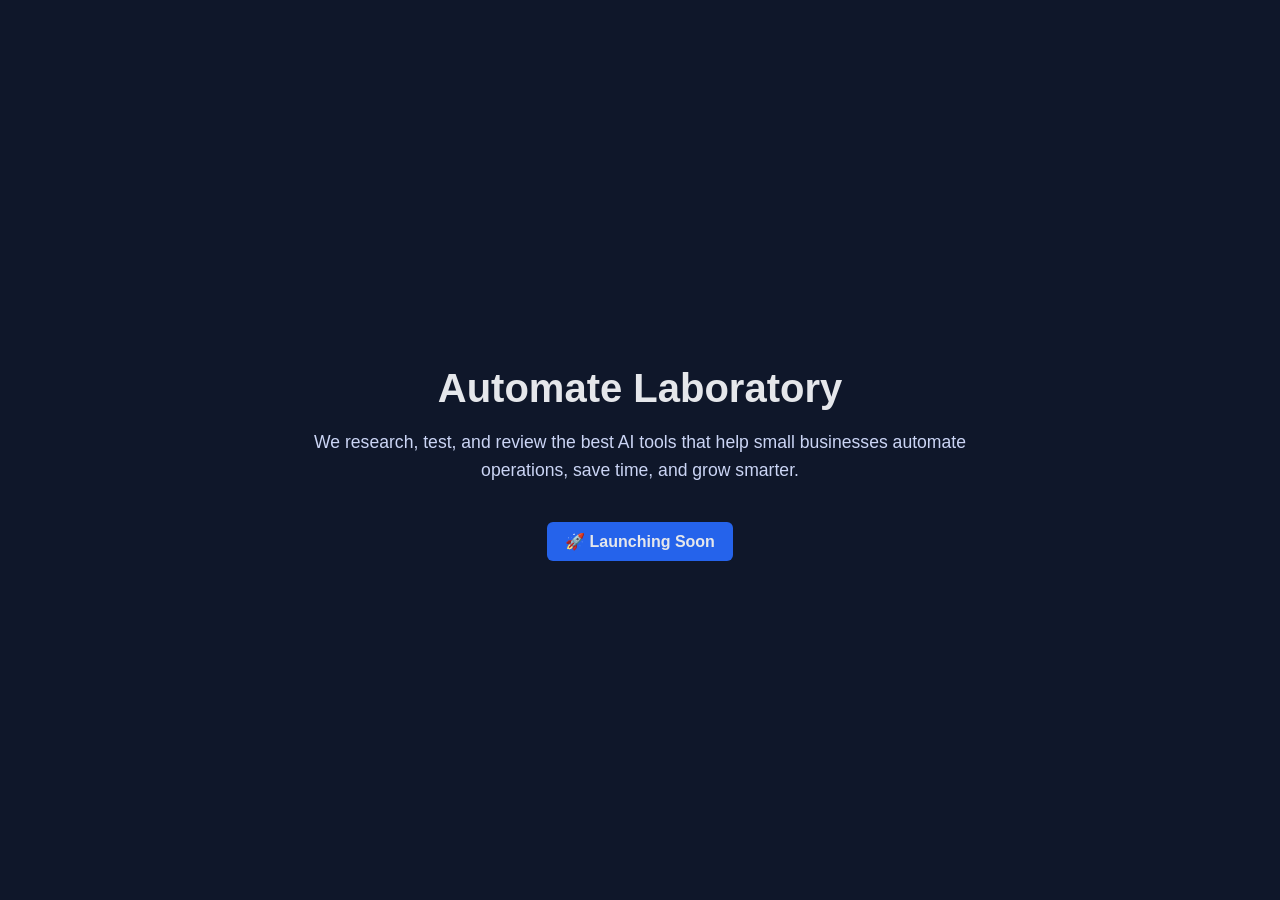
<file: Index.html>
<!DOCTYPE html>
<html lang="en">
<head>
  <meta charset="UTF-8">
  <title>Automate Laboratory</title>
  <meta name="description" content="Automate Laboratory reviews and explores the best AI tools for small business automation.">
  <meta name="viewport" content="width=device-width, initial-scale=1">
  <style>
    body {
      font-family: Arial, sans-serif;
      background: #0f172a;
      color: #e5e7eb;
      margin: 0;
      padding: 0;
      display: flex;
      justify-content: center;
      align-items: center;
      height: 100vh;
      text-align: center;
    }
    .container {
      max-width: 700px;
      padding: 40px;
    }
    h1 {
      font-size: 2.5rem;
      margin-bottom: 16px;
    }
    p {
      font-size: 1.1rem;
      line-height: 1.6;
      color: #cbd5f5;
    }
    .tag {
      display: inline-block;
      margin-top: 20px;
      padding: 10px 18px;
      background: #2563eb;
      border-radius: 6px;
      font-weight: bold;
    }
  </style>
</head>
<body>
  <div class="container">
    <h1>Automate Laboratory</h1>
    <p>
      We research, test, and review the best AI tools that help small businesses
      automate operations, save time, and grow smarter.
    </p>
    <div class="tag">🚀 Launching Soon</div>
  </div>
</body>
</html>
</file>
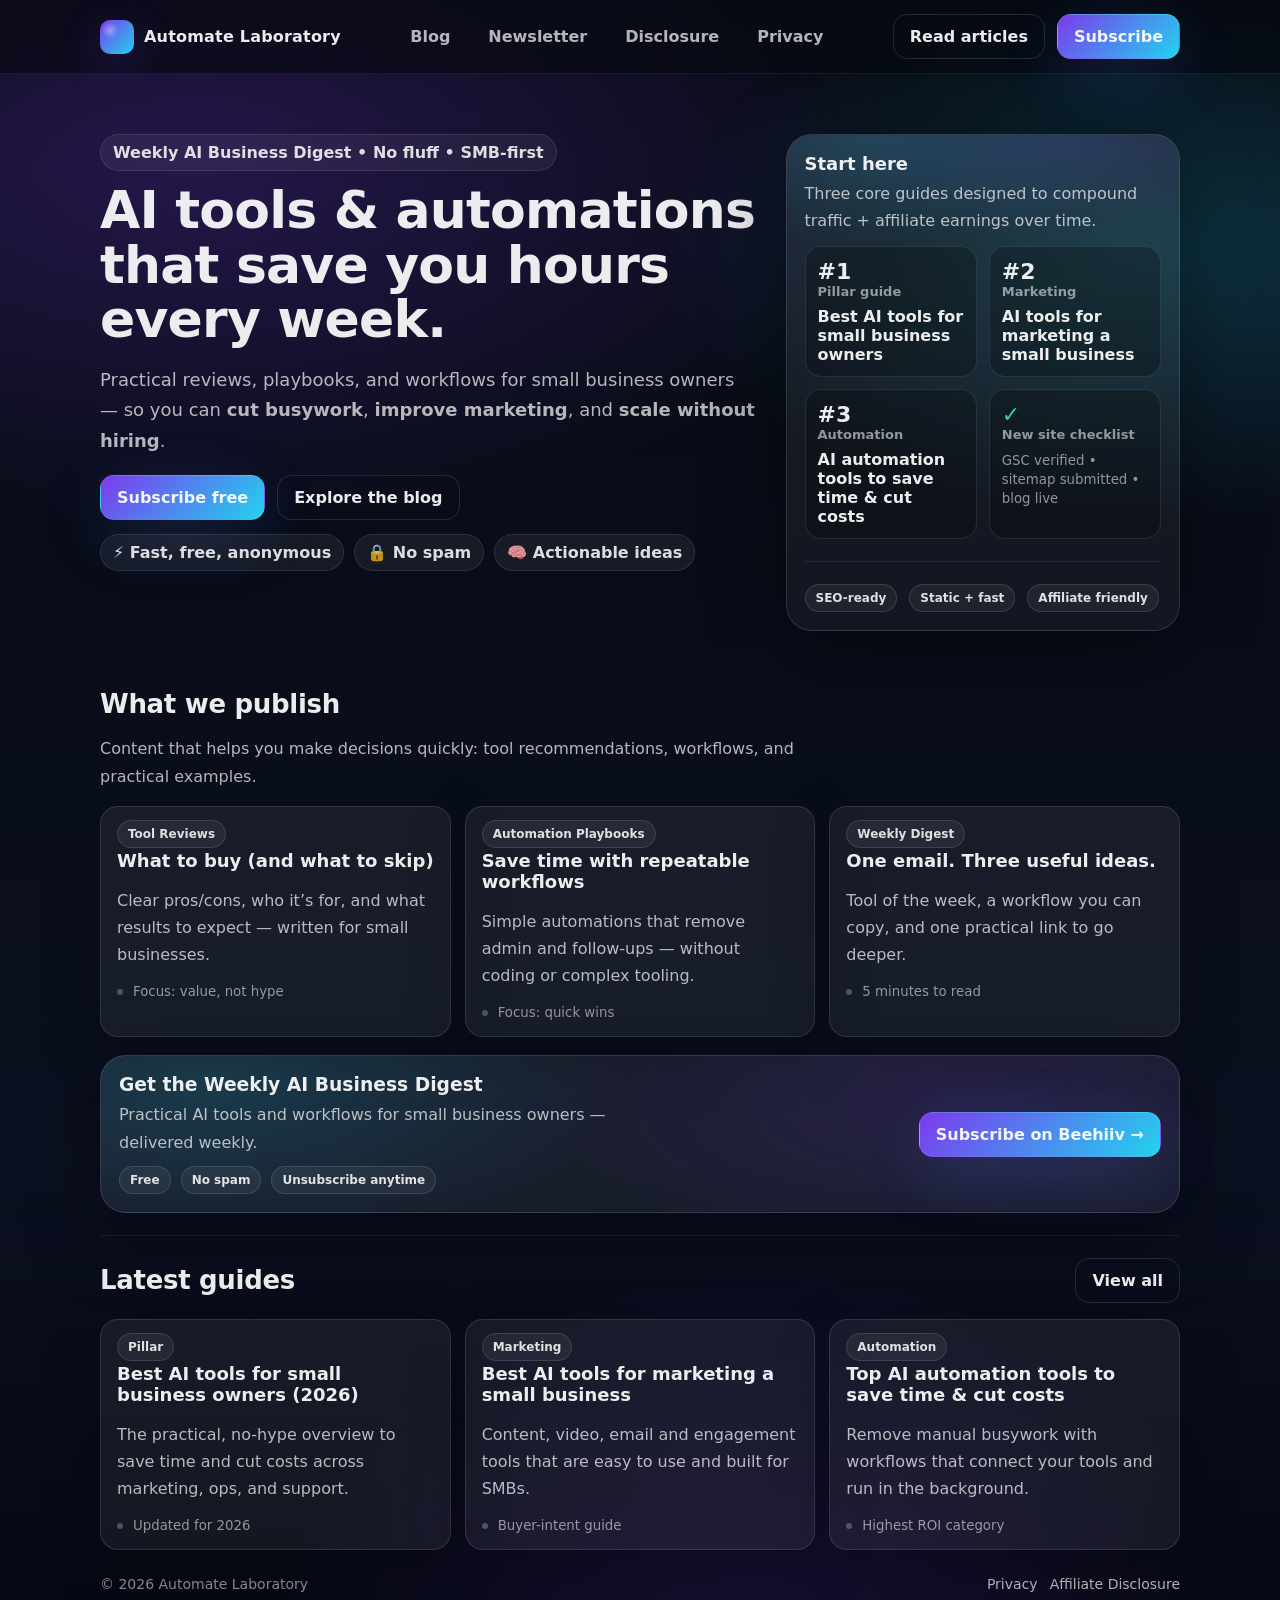
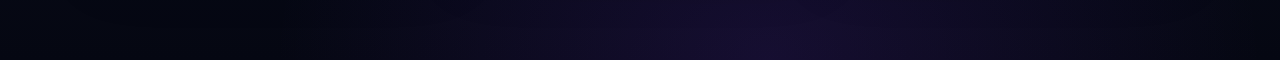
<file: index.html>
<!doctype html>
<html lang="en">
<head>
  <meta charset="utf-8" />
  <meta name="viewport" content="width=device-width,initial-scale=1" />
  <title>Automate Laboratory — AI tools & automation for small business owners</title>
  <meta name="description" content="Practical AI tool reviews and automation playbooks for small business owners. Save time, cut costs, and grow faster with the Weekly AI Business Digest." />
  <link rel="stylesheet" href="/assets/styles.css" />
  <script async src="https://pagead2.googlesyndication.com/pagead/js/adsbygoogle.js?client=ca-pub-2449174763193052"
     crossorigin="anonymous"></script>
  <!-- Google tag (gtag.js) -->
<script async src="https://www.googletagmanager.com/gtag/js?id=G-NN9Z3TMFKB"></script>
<script>
  window.dataLayer = window.dataLayer || [];
  function gtag(){dataLayer.push(arguments);}
  gtag('js', new Date());

  gtag('config', 'G-NN9Z3TMFKB');
</script>
</head>

<body>
  <header class="nav">
    <div class="container">
      <div class="nav-inner">
        <a class="brand" href="/">
          <span class="logo" aria-hidden="true"></span>
          <span>Automate Laboratory</span>
        </a>

        <nav class="nav-links" aria-label="Primary">
          <a href="/blog/">Blog</a>
          <a href="https://shubhams-newsletter-630bbe.beehiiv.com/" target="_blank" rel="noopener">Newsletter</a>
          <a href="/affiliate-disclosure.html">Disclosure</a>
          <a href="/privacy.html">Privacy</a>
        </nav>

        <div class="row">
          <a class="btn btn-ghost" href="/blog/">Read articles</a>
          <a class="btn btn-primary" href="https://shubhams-newsletter-630bbe.beehiiv.com/" target="_blank" rel="noopener">Subscribe</a>

          <button class="btn menu-btn" data-menu-btn aria-expanded="false" aria-label="Open menu">
            Menu
          </button>
        </div>
      </div>

      <div class="mobile-menu" data-mobile-menu>
        <a href="/blog/">Blog</a>
        <a href="https://shubhams-newsletter-630bbe.beehiiv.com/" target="_blank" rel="noopener">Newsletter</a>
        <a href="/affiliate-disclosure.html">Disclosure</a>
        <a href="/privacy.html">Privacy</a>
        <div class="row">
          <a class="btn btn-ghost" href="/blog/">Read articles</a>
          <a class="btn btn-primary" href="https://shubhams-newsletter-630bbe.beehiiv.com/" target="_blank" rel="noopener">Subscribe</a>
        </div>
      </div>
    </div>
  </header>

  <main>
    <section class="hero">
      <div class="container hero-grid">
        <div class="reveal">
          <span class="chip">Weekly AI Business Digest • No fluff • SMB-first</span>
          <h1 class="h-title">AI tools & automations that save you hours every week.</h1>
          <p class="sub">
            Practical reviews, playbooks, and workflows for small business owners — so you can
            <strong>cut busywork</strong>, <strong>improve marketing</strong>, and <strong>scale without hiring</strong>.
          </p>

          <div class="hero-actions">
            <a class="btn btn-primary" href="https://shubhams-newsletter-630bbe.beehiiv.com/" target="_blank" rel="noopener">
              Subscribe free
            </a>
            <a class="btn btn-ghost" href="/blog/">Explore the blog</a>
          </div>

          <div class="hero-note">
            <span class="chip">⚡ Fast, free, anonymous</span>
            <span class="chip">🔒 No spam</span>
            <span class="chip">🧠 Actionable ideas</span>
          </div>
        </div>

        <aside class="panel reveal">
          <h2 style="margin:0 0 6px; font-size:18px;">Start here</h2>
          <p style="margin:0 0 12px;">
            Three core guides designed to compound traffic + affiliate earnings over time.
          </p>

          <div class="kpi">
            <div class="box">
              <div class="num">#1</div>
              <div class="label">Pillar guide</div>
              <div style="margin-top:8px;">
                <a href="/blog/best-ai-tools-small-business.html"><strong>Best AI tools for small business owners</strong></a>
              </div>
            </div>
            <div class="box">
              <div class="num">#2</div>
              <div class="label">Marketing</div>
              <div style="margin-top:8px;">
                <a href="/blog/best-ai-tools-marketing-small-business.html"><strong>AI tools for marketing a small business</strong></a>
              </div>
            </div>
            <div class="box">
              <div class="num">#3</div>
              <div class="label">Automation</div>
              <div style="margin-top:8px;">
                <a href="/blog/top-ai-automation-tools-small-business.html"><strong>AI automation tools to save time & cut costs</strong></a>
              </div>
            </div>
            <div class="box">
              <div class="num" style="color:var(--good)">✓</div>
              <div class="label">New site checklist</div>
              <div style="margin-top:8px;">
                <small>GSC verified • sitemap submitted • blog live</small>
              </div>
            </div>
          </div>

          <div class="hr"></div>

          <div class="row">
            <span class="tag">SEO-ready</span>
            <span class="tag">Static + fast</span>
            <span class="tag">Affiliate friendly</span>
          </div>
        </aside>
      </div>
    </section>

    <section class="section">
      <div class="container">
        <h2 class="reveal">What we publish</h2>
        <p class="lead reveal">
          Content that helps you make decisions quickly: tool recommendations, workflows, and practical examples.
        </p>

        <div class="grid">
          <div class="card reveal">
            <span class="tag">Tool Reviews</span>
            <h3>What to buy (and what to skip)</h3>
            <p>Clear pros/cons, who it’s for, and what results to expect — written for small businesses.</p>
            <div class="meta"><span class="dot"></span><small>Focus: value, not hype</small></div>
          </div>

          <div class="card reveal">
            <span class="tag">Automation Playbooks</span>
            <h3>Save time with repeatable workflows</h3>
            <p>Simple automations that remove admin and follow-ups — without coding or complex tooling.</p>
            <div class="meta"><span class="dot"></span><small>Focus: quick wins</small></div>
          </div>

          <div class="card reveal">
            <span class="tag">Weekly Digest</span>
            <h3>One email. Three useful ideas.</h3>
            <p>Tool of the week, a workflow you can copy, and one practical link to go deeper.</p>
            <div class="meta"><span class="dot"></span><small>5 minutes to read</small></div>
          </div>
        </div>

        <div class="cta reveal">
          <div class="split">
            <div>
              <h3>Get the Weekly AI Business Digest</h3>
              <p style="margin:0">
                Practical AI tools and workflows for small business owners — delivered weekly.
              </p>
              <div class="meta" style="margin-top:10px;">
                <span class="tag">Free</span>
                <span class="tag">No spam</span>
                <span class="tag">Unsubscribe anytime</span>
              </div>
            </div>
            <div class="row" style="justify-content:flex-end">
              <a class="btn btn-primary" href="https://shubhams-newsletter-630bbe.beehiiv.com/" target="_blank" rel="noopener">
                Subscribe on Beehiiv →
              </a>
            </div>
          </div>
        </div>

        <div class="hr"></div>

        <div class="row reveal">
          <h2 style="margin:0">Latest guides</h2>
          <span class="right"></span>
          <a class="btn btn-ghost" href="/blog/">View all</a>
        </div>

        <div class="grid">
          <a class="card reveal" href="/blog/best-ai-tools-small-business.html">
            <span class="tag">Pillar</span>
            <h3>Best AI tools for small business owners (2026)</h3>
            <p>The practical, no-hype overview to save time and cut costs across marketing, ops, and support.</p>
            <div class="meta"><span class="dot"></span><small>Updated for 2026</small></div>
          </a>

          <a class="card reveal" href="/blog/best-ai-tools-marketing-small-business.html">
            <span class="tag">Marketing</span>
            <h3>Best AI tools for marketing a small business</h3>
            <p>Content, video, email and engagement tools that are easy to use and built for SMBs.</p>
            <div class="meta"><span class="dot"></span><small>Buyer-intent guide</small></div>
          </a>

          <a class="card reveal" href="/blog/top-ai-automation-tools-small-business.html">
            <span class="tag">Automation</span>
            <h3>Top AI automation tools to save time & cut costs</h3>
            <p>Remove manual busywork with workflows that connect your tools and run in the background.</p>
            <div class="meta"><span class="dot"></span><small>Highest ROI category</small></div>
          </a>
        </div>

        <footer class="footer">
          <div class="row">
            <span>© <span data-year></span> Automate Laboratory</span>
            <span class="right"></span>
            <a href="/privacy.html">Privacy</a>
            <a href="/affiliate-disclosure.html">Affiliate Disclosure</a>
          </div>
        </footer>
      </div>
    </section>
  </main>

  <script src="/assets/main.js" defer></script>
</body>
</html>
</file>
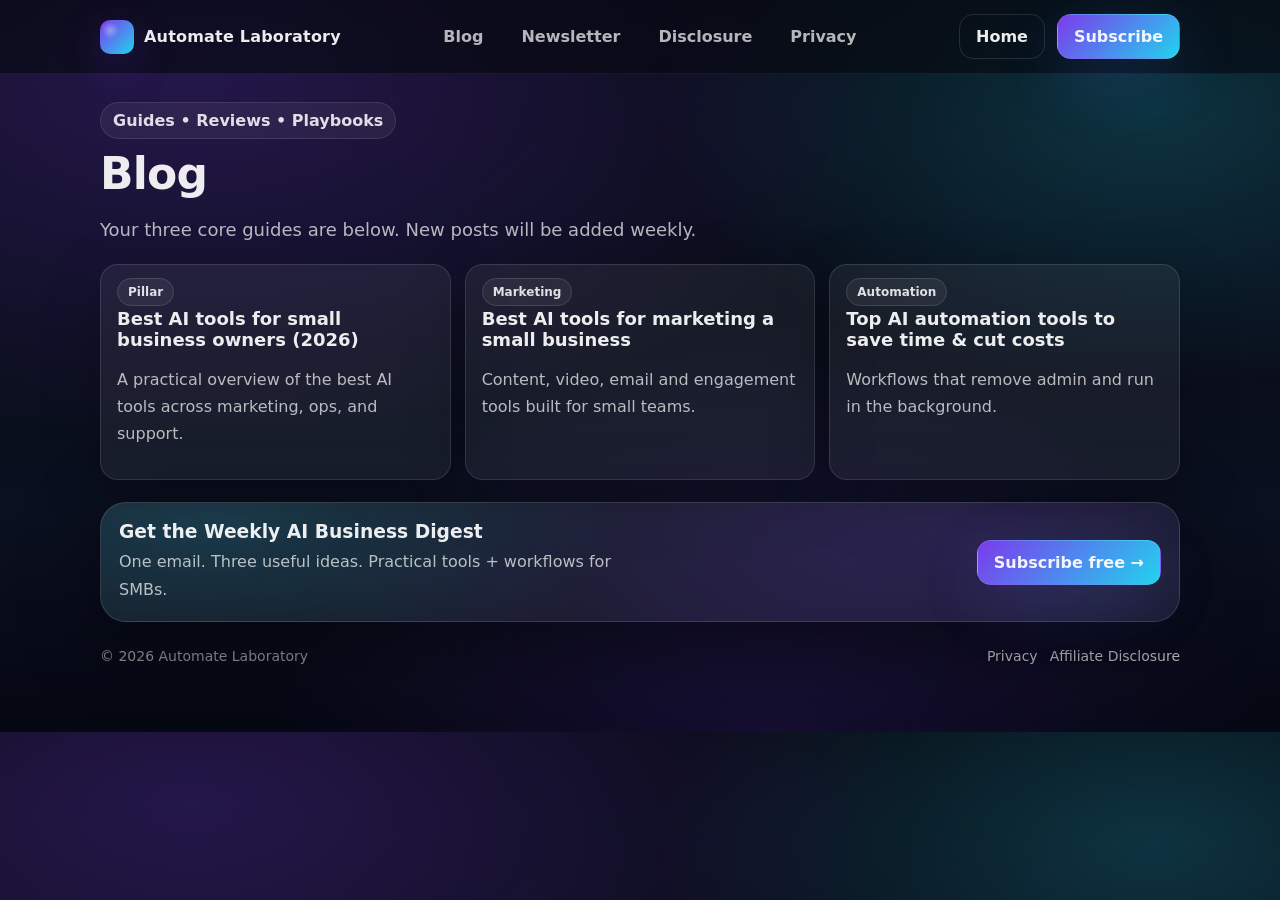
<file: blog/index.html>
<!doctype html>
<html lang="en">
<head>
  <script async src="https://pagead2.googlesyndication.com/pagead/js/adsbygoogle.js?client=ca-pub-2449174763193052"
     crossorigin="anonymous"></script>
  <!-- Google tag (gtag.js) -->
<script async src="https://www.googletagmanager.com/gtag/js?id=G-NN9Z3TMFKB"></script>
<script>
  window.dataLayer = window.dataLayer || [];
  function gtag(){dataLayer.push(arguments);}
  gtag('js', new Date());

  gtag('config', 'G-NN9Z3TMFKB');
</script>
  <meta charset="utf-8" />
  <meta name="viewport" content="width=device-width,initial-scale=1" />
  <title>Blog — Automate Laboratory</title>
  <meta name="description" content="AI tool reviews and automation playbooks for small business owners." />
  <link rel="stylesheet" href="/assets/styles.css" />
</head>

<body>
  <header class="nav">
    <div class="container">
      <div class="nav-inner">
        <a class="brand" href="/">
          <span class="logo" aria-hidden="true"></span>
          <span>Automate Laboratory</span>
        </a>

        <nav class="nav-links" aria-label="Primary">
          <a href="/blog/">Blog</a>
          <a href="https://shubhams-newsletter-630bbe.beehiiv.com/" target="_blank" rel="noopener">Newsletter</a>
          <a href="/affiliate-disclosure.html">Disclosure</a>
          <a href="/privacy.html">Privacy</a>
        </nav>

        <div class="row">
          <a class="btn btn-ghost" href="/">Home</a>
          <a class="btn btn-primary" href="https://shubhams-newsletter-630bbe.beehiiv.com/" target="_blank" rel="noopener">Subscribe</a>

          <button class="btn menu-btn" data-menu-btn aria-expanded="false" aria-label="Open menu">
            Menu
          </button>
        </div>
      </div>

      <div class="mobile-menu" data-mobile-menu>
        <a href="/">Home</a>
        <a href="/blog/">Blog</a>
        <a href="https://shubhams-newsletter-630bbe.beehiiv.com/" target="_blank" rel="noopener">Newsletter</a>
        <a href="/affiliate-disclosure.html">Disclosure</a>
        <a href="/privacy.html">Privacy</a>
      </div>
    </div>
  </header>

  <main class="section">
    <div class="container">
      <span class="chip reveal">Guides • Reviews • Playbooks</span>
      <h1 class="h-title reveal" style="font-size:44px;">Blog</h1>
      <p class="sub reveal">Your three core guides are below. New posts will be added weekly.</p>

      <div class="grid">
        <a class="card reveal" href="/blog/best-ai-tools-small-business.html">
          <span class="tag">Pillar</span>
          <h3>Best AI tools for small business owners (2026)</h3>
          <p>A practical overview of the best AI tools across marketing, ops, and support.</p>
        </a>

        <a class="card reveal" href="/blog/best-ai-tools-marketing-small-business.html">
          <span class="tag">Marketing</span>
          <h3>Best AI tools for marketing a small business</h3>
          <p>Content, video, email and engagement tools built for small teams.</p>
        </a>

        <a class="card reveal" href="/blog/top-ai-automation-tools-small-business.html">
          <span class="tag">Automation</span>
          <h3>Top AI automation tools to save time & cut costs</h3>
          <p>Workflows that remove admin and run in the background.</p>
        </a>
      </div>

      <div class="cta reveal" style="margin-top:22px;">
        <div class="split">
          <div>
            <h3>Get the Weekly AI Business Digest</h3>
            <p style="margin:0">One email. Three useful ideas. Practical tools + workflows for SMBs.</p>
          </div>
          <div class="row" style="justify-content:flex-end">
            <a class="btn btn-primary" href="https://shubhams-newsletter-630bbe.beehiiv.com/" target="_blank" rel="noopener">
              Subscribe free →
            </a>
          </div>
        </div>
      </div>

      <footer class="footer">
        <div class="row">
          <span>© <span data-year></span> Automate Laboratory</span>
          <span class="right"></span>
          <a href="/privacy.html">Privacy</a>
          <a href="/affiliate-disclosure.html">Affiliate Disclosure</a>
        </div>
      </footer>
    </div>
  </main>

  <script src="/assets/main.js" defer></script>
</body>
</html>
</file>
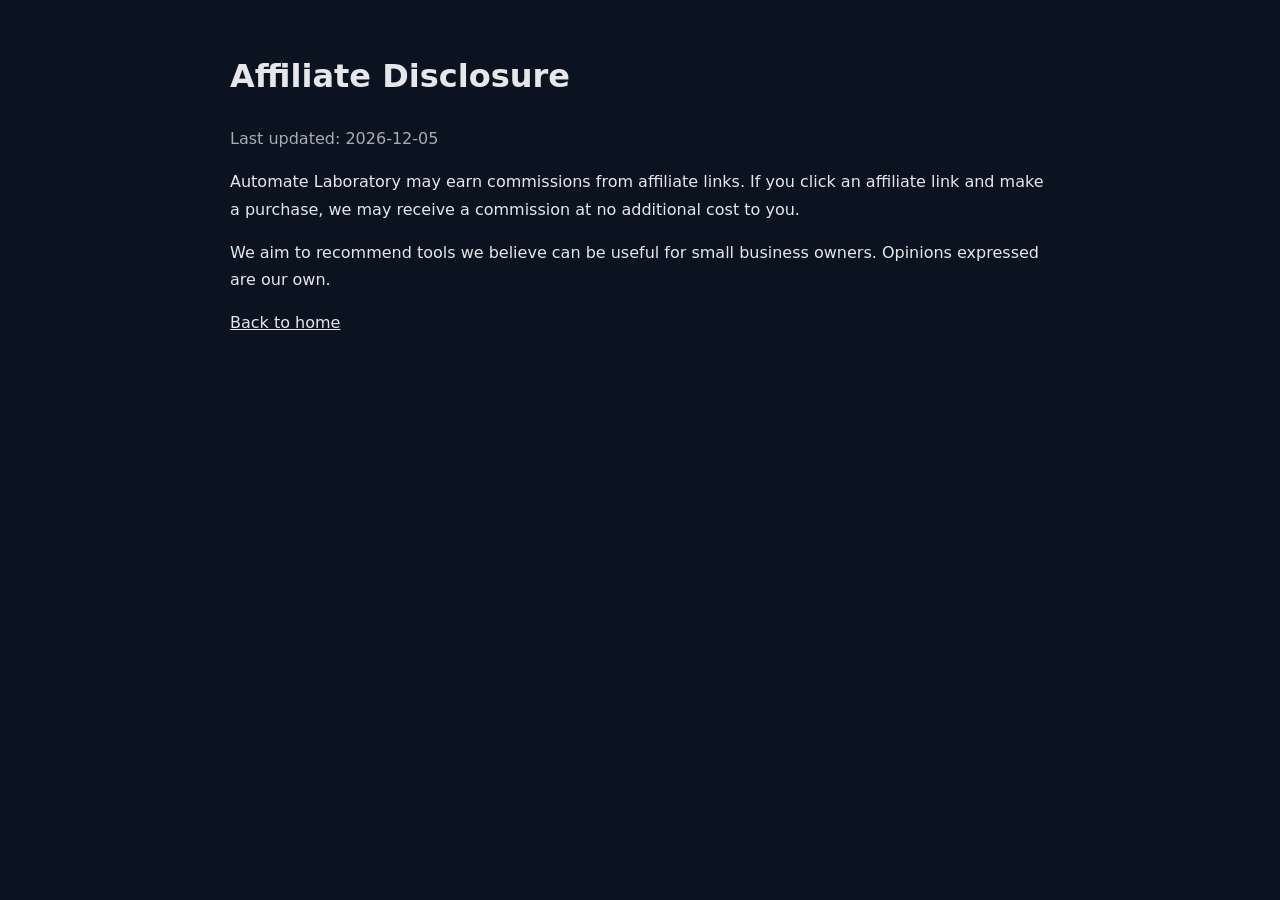
<file: affiliate-disclosure.html>
<!doctype html>
<html lang="en">
<head>
  <script async src="https://pagead2.googlesyndication.com/pagead/js/adsbygoogle.js?client=ca-pub-2449174763193052"
     crossorigin="anonymous"></script>
  <meta charset="utf-8" />
  <meta name="viewport" content="width=device-width,initial-scale=1" />
  <title>Affiliate Disclosure — Automate Laboratory</title>
  <meta name="description" content="Affiliate disclosure for Automate Laboratory." />
  <style>
    body{font-family:system-ui,-apple-system,Segoe UI,Roboto,Arial,sans-serif;margin:0;background:#0b1220;color:#e5e7eb;line-height:1.7;}
    .wrap{max-width:820px;margin:0 auto;padding:28px 18px 56px;}
    a{color:#e5e7eb}
    .muted{color:rgba(229,231,235,.72)}
  </style>
</head>
<body>
  <div class="wrap">
    <h1>Affiliate Disclosure</h1>
    <p class="muted">Last updated: <span id="d"></span></p>

    <p>Automate Laboratory may earn commissions from affiliate links. If you click an affiliate link and make a purchase, we may receive a commission at no additional cost to you.</p>
    <p>We aim to recommend tools we believe can be useful for small business owners. Opinions expressed are our own.</p>

    <p><a href="/">Back to home</a></p>
  </div>
  <script>document.getElementById("d").textContent = new Date().toISOString().slice(0,10);</script>
</body>
</html>
</file>
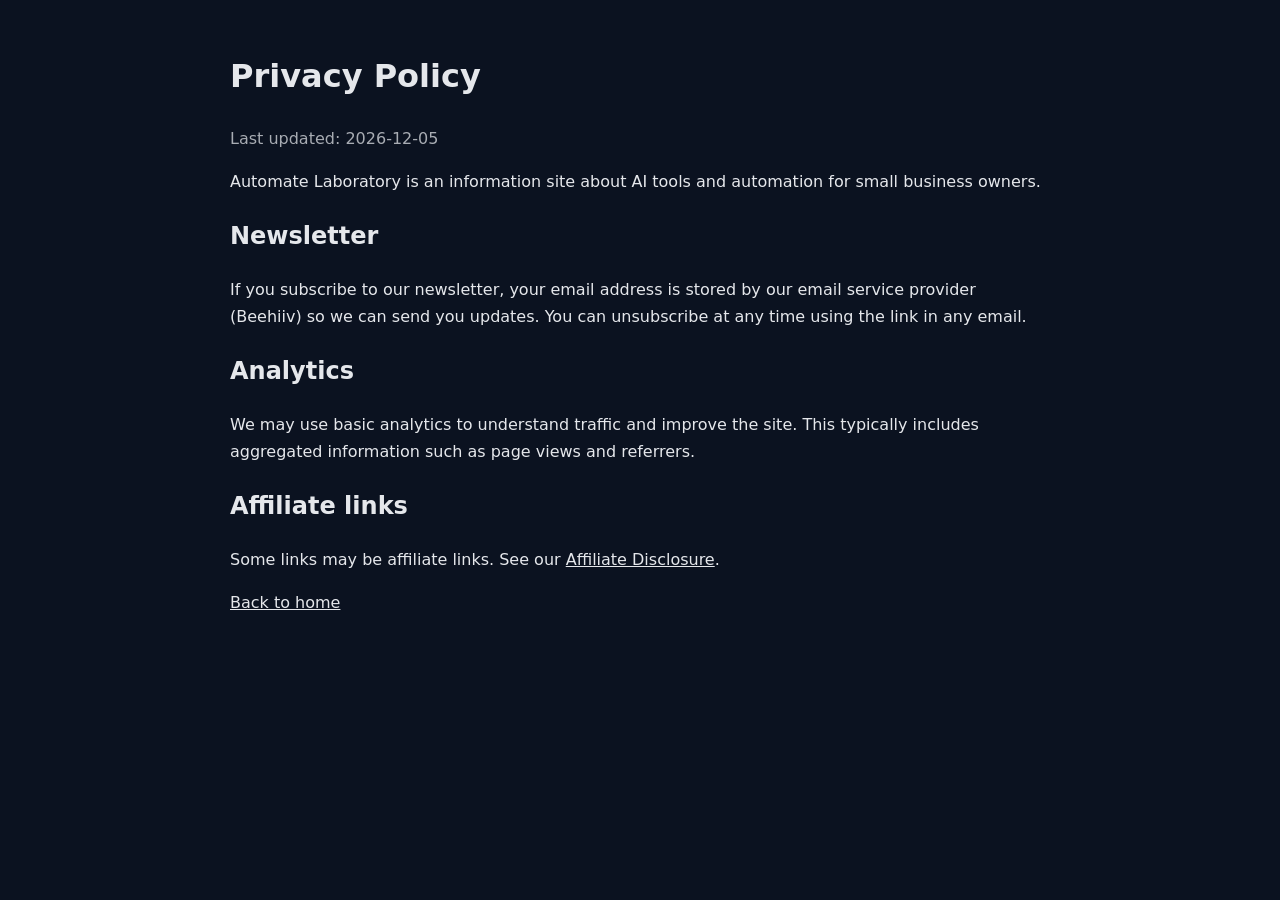
<file: privacy.html>
<!doctype html>
<html lang="en">
<head>
  <script async src="https://pagead2.googlesyndication.com/pagead/js/adsbygoogle.js?client=ca-pub-2449174763193052"
     crossorigin="anonymous"></script>
  <!-- Google tag (gtag.js) -->
<script async src="https://www.googletagmanager.com/gtag/js?id=G-NN9Z3TMFKB"></script>
<script>
  window.dataLayer = window.dataLayer || [];
  function gtag(){dataLayer.push(arguments);}
  gtag('js', new Date());

  gtag('config', 'G-NN9Z3TMFKB');
</script>
  <meta charset="utf-8" />
  <meta name="viewport" content="width=device-width,initial-scale=1" />
  <title>Privacy Policy — Automate Laboratory</title>
  <meta name="description" content="Privacy policy for Automate Laboratory." />
  <style>
    body{font-family:system-ui,-apple-system,Segoe UI,Roboto,Arial,sans-serif;margin:0;background:#0b1220;color:#e5e7eb;line-height:1.7;}
    .wrap{max-width:820px;margin:0 auto;padding:28px 18px 56px;}
    a{color:#e5e7eb}
    .muted{color:rgba(229,231,235,.72)}
  </style>
</head>
<body>
  <div class="wrap">
    <h1>Privacy Policy</h1>
    <p class="muted">Last updated: <span id="d"></span></p>

    <p>Automate Laboratory is an information site about AI tools and automation for small business owners.</p>

    <h2>Newsletter</h2>
    <p>If you subscribe to our newsletter, your email address is stored by our email service provider (Beehiiv) so we can send you updates. You can unsubscribe at any time using the link in any email.</p>

    <h2>Analytics</h2>
    <p>We may use basic analytics to understand traffic and improve the site. This typically includes aggregated information such as page views and referrers.</p>

    <h2>Affiliate links</h2>
    <p>Some links may be affiliate links. See our <a href="/affiliate-disclosure.html">Affiliate Disclosure</a>.</p>

    <p><a href="/">Back to home</a></p>
  </div>
  <script>document.getElementById("d").textContent = new Date().toISOString().slice(0,10);</script>
</body>
</html>
</file>
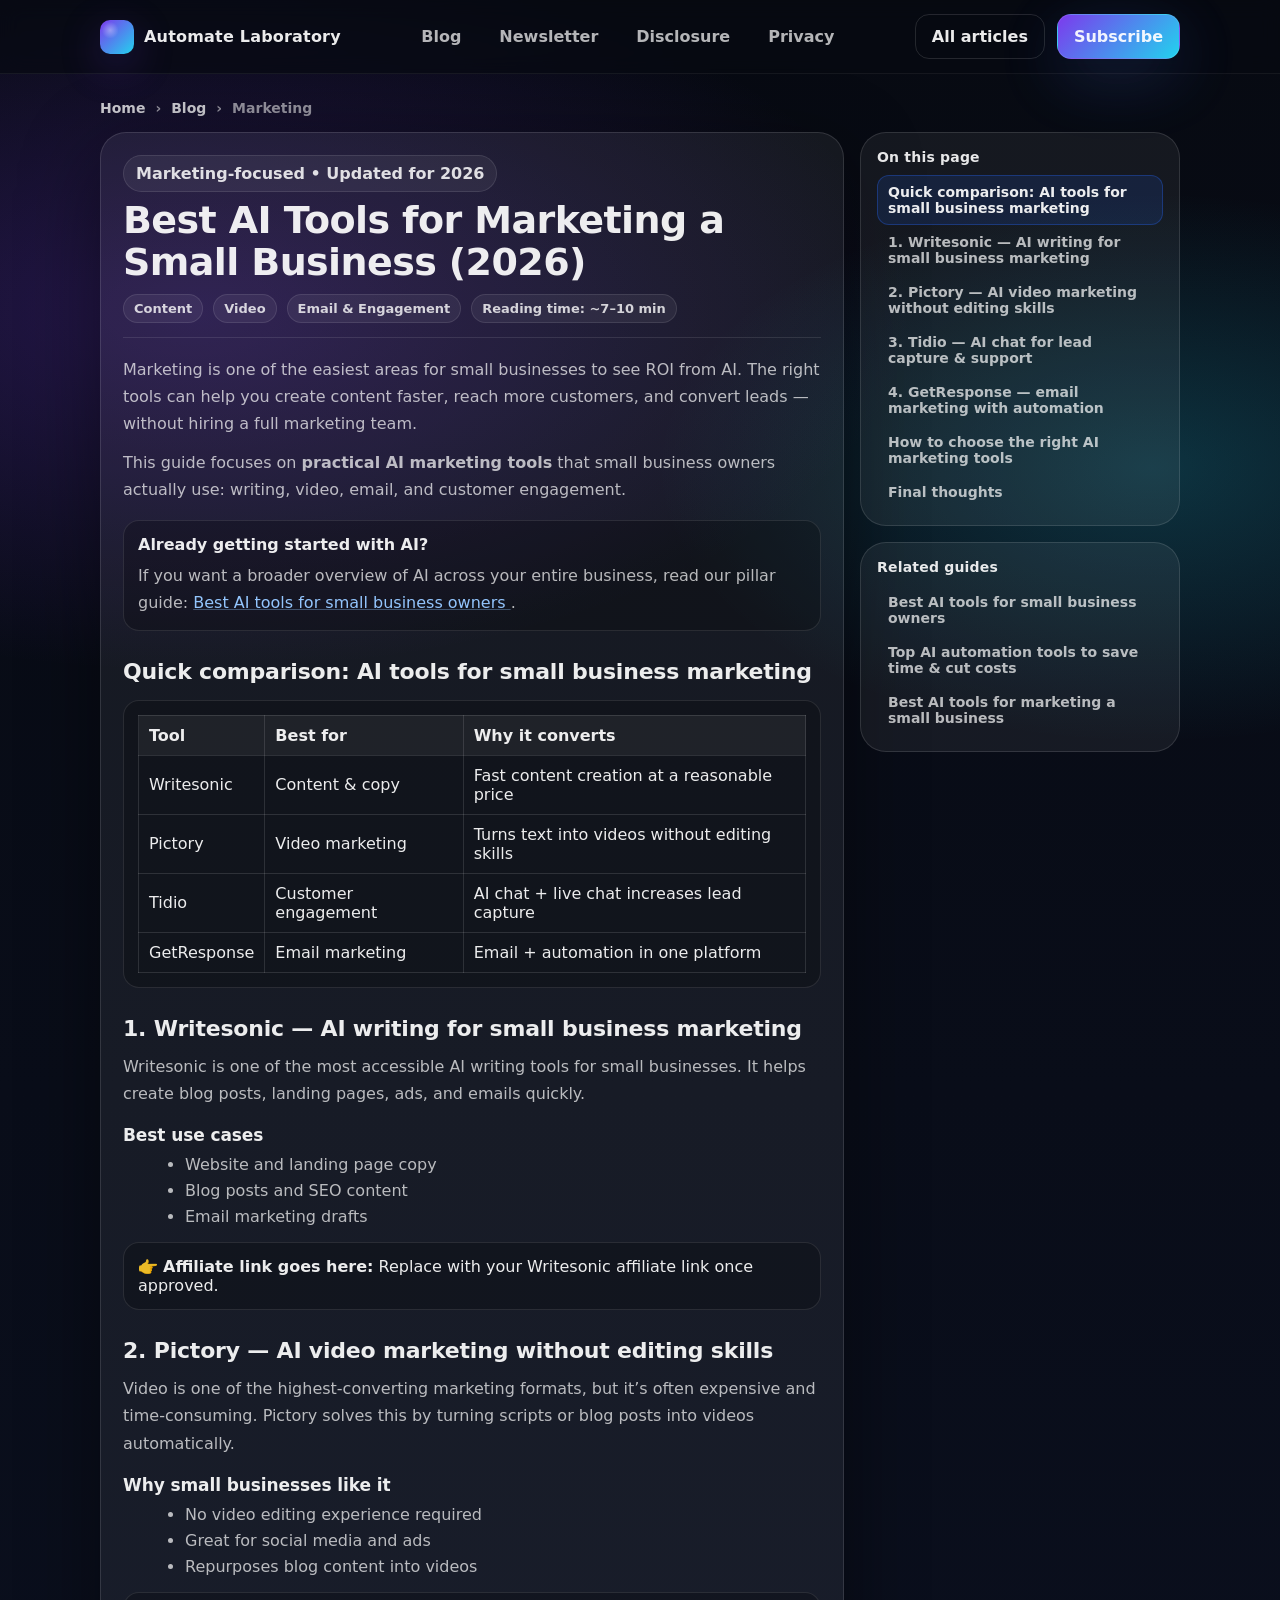
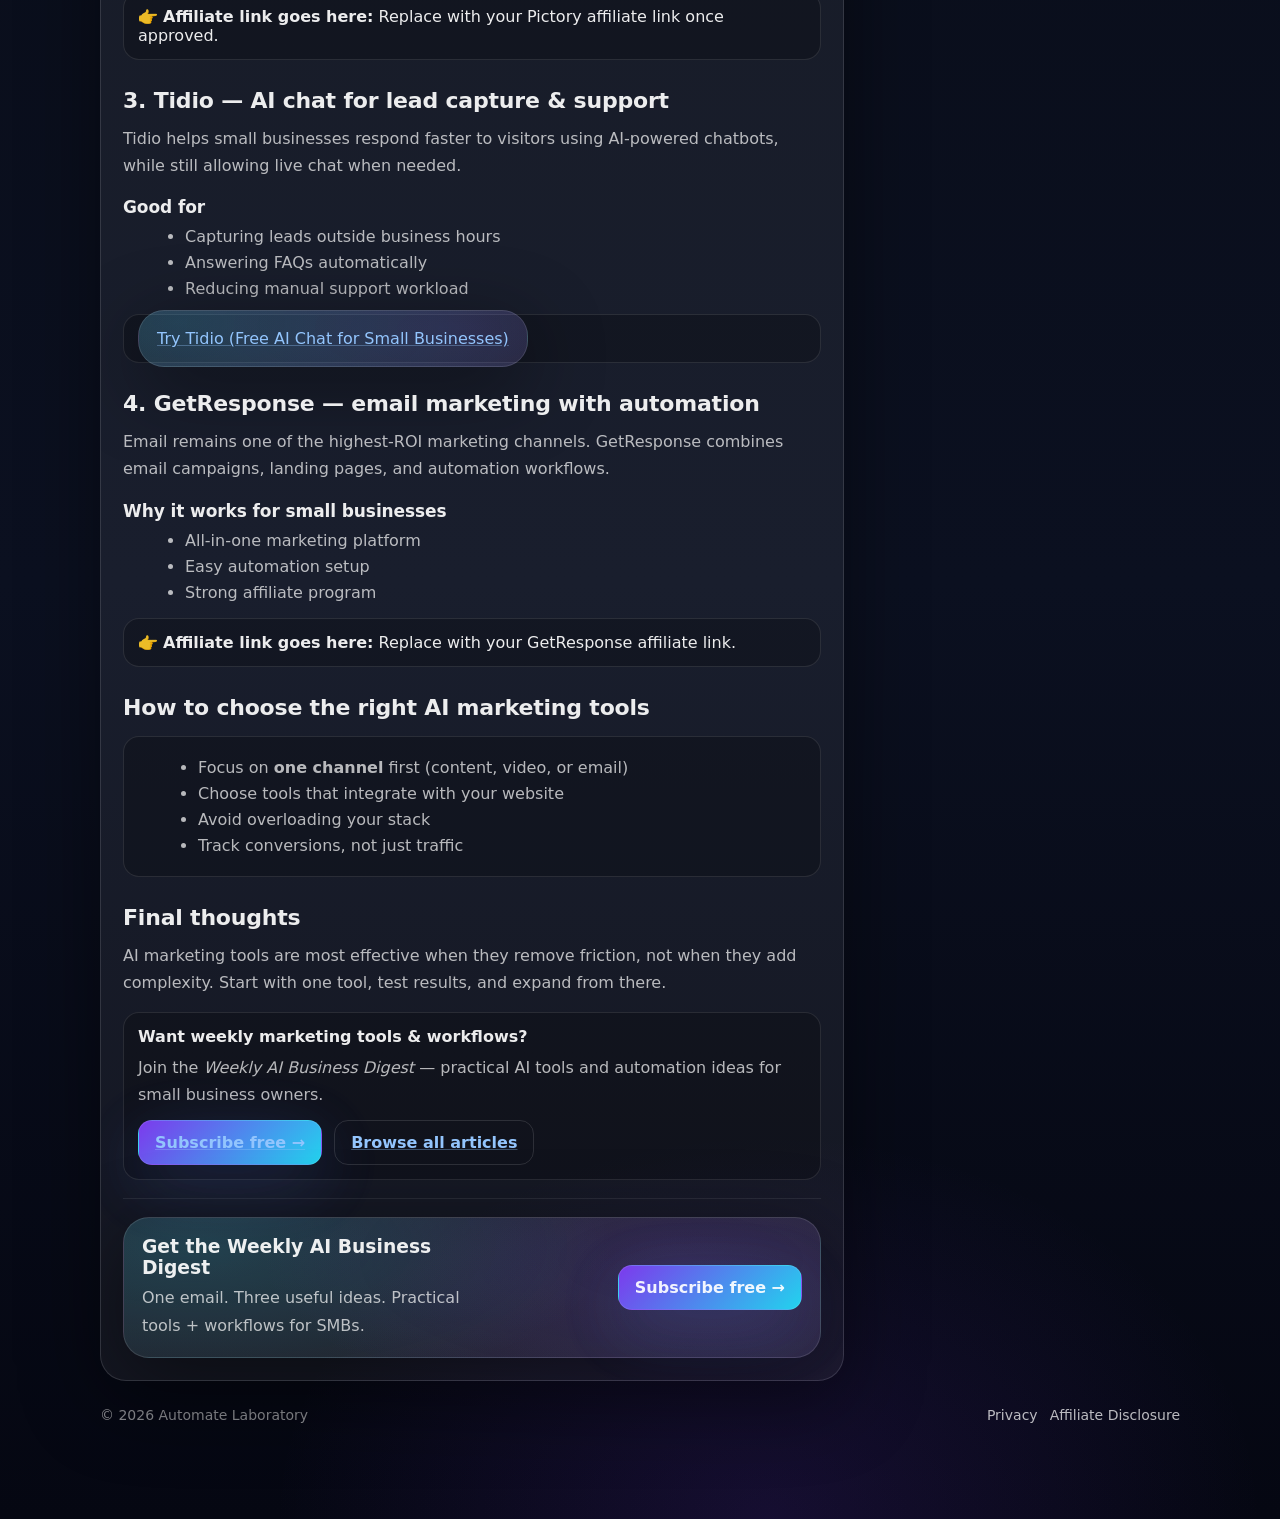
<file: blog/best-ai-tools-marketing-small-business.html>
<!doctype html>
<html lang="en">
<head>
  <script async src="https://pagead2.googlesyndication.com/pagead/js/adsbygoogle.js?client=ca-pub-2449174763193052"
     crossorigin="anonymous"></script>
  <!-- Google tag (gtag.js) -->
<script async src="https://www.googletagmanager.com/gtag/js?id=G-NN9Z3TMFKB"></script>
<script>
  window.dataLayer = window.dataLayer || [];
  function gtag(){dataLayer.push(arguments);}
  gtag('js', new Date());

  gtag('config', 'G-NN9Z3TMFKB');
</script>
  <meta charset="utf-8" />
  <meta name="viewport" content="width=device-width,initial-scale=1" />

  <title>Best AI Tools for Marketing a Small Business (2026) — Automate Laboratory</title>
  <meta name="description" content="The best AI tools for marketing a small business in 2026. Content, video, email, and customer engagement tools that actually convert." />
  <meta name="robots" content="index,follow" />

  <link rel="stylesheet" href="/assets/styles.css" />
</head>

<body>
  <header class="nav">
    <div class="container">
      <div class="nav-inner">
        <a class="brand" href="/">
          <span class="logo" aria-hidden="true"></span>
          <span>Automate Laboratory</span>
        </a>

        <nav class="nav-links" aria-label="Primary">
          <a href="/blog/">Blog</a>
          <a href="https://shubhams-newsletter-630bbe.beehiiv.com/" target="_blank" rel="noopener">Newsletter</a>
          <a href="/affiliate-disclosure.html">Disclosure</a>
          <a href="/privacy.html">Privacy</a>
        </nav>

        <div class="row">
          <a class="btn btn-ghost" href="/blog/">All articles</a>
          <a class="btn btn-primary" href="https://shubhams-newsletter-630bbe.beehiiv.com/" target="_blank" rel="noopener">Subscribe</a>

          <button class="btn menu-btn" data-menu-btn aria-expanded="false" aria-label="Open menu">
            Menu
          </button>
        </div>
      </div>

      <div class="mobile-menu" data-mobile-menu>
        <a href="/">Home</a>
        <a href="/blog/">Blog</a>
        <a href="https://shubhams-newsletter-630bbe.beehiiv.com/" target="_blank" rel="noopener">Newsletter</a>
        <a href="/affiliate-disclosure.html">Disclosure</a>
        <a href="/privacy.html">Privacy</a>
        <div class="row">
          <a class="btn btn-ghost" href="/blog/">All articles</a>
          <a class="btn btn-primary" href="https://shubhams-newsletter-630bbe.beehiiv.com/" target="_blank" rel="noopener">Subscribe</a>
        </div>
      </div>
    </div>
  </header>

  <main class="article-shell">
    <div class="container">
      <div class="breadcrumbs">
        <a href="/">Home</a> <span>›</span> <a href="/blog/">Blog</a> <span>›</span> <span>Marketing</span>
      </div>

      <div class="article-grid">
        <!-- Main article -->
        <article class="article-card reveal">
          <header class="article-head">
            <span class="chip">Marketing-focused • Updated for 2026</span>
            <h1 class="article-title">Best AI Tools for Marketing a Small Business (2026)</h1>
            <div class="article-meta">
              <span class="pill">Content</span>
              <span class="pill">Video</span>
              <span class="pill">Email & Engagement</span>
              <span class="pill">Reading time: ~7–10 min</span>
            </div>
          </header>

          <div class="prose" data-article>
            <p class="muted">
              Marketing is one of the easiest areas for small businesses to see ROI from AI.
              The right tools can help you create content faster, reach more customers,
              and convert leads — without hiring a full marketing team.
            </p>

            <p>
              This guide focuses on <strong>practical AI marketing tools</strong> that small
              business owners actually use: writing, video, email, and customer engagement.
            </p>

            <div class="callout">
              <strong>Already getting started with AI?</strong>
              <p style="margin:8px 0 0;">
                If you want a broader overview of AI across your entire business,
                read our pillar guide:
                <a href="/blog/best-ai-tools-small-business.html">
                  Best AI tools for small business owners
                </a>.
              </p>
            </div>

            <h2>Quick comparison: AI tools for small business marketing</h2>

            <div class="callout" style="overflow-x:auto;">
              <table style="border-collapse:collapse;width:100%;min-width:640px;">
                <thead>
                  <tr>
                    <th style="border:1px solid rgba(255,255,255,.12);padding:10px;text-align:left;background:rgba(255,255,255,.06);">Tool</th>
                    <th style="border:1px solid rgba(255,255,255,.12);padding:10px;text-align:left;background:rgba(255,255,255,.06);">Best for</th>
                    <th style="border:1px solid rgba(255,255,255,.12);padding:10px;text-align:left;background:rgba(255,255,255,.06);">Why it converts</th>
                  </tr>
                </thead>
                <tbody>
                  <tr>
                    <td style="border:1px solid rgba(255,255,255,.12);padding:10px;">Writesonic</td>
                    <td style="border:1px solid rgba(255,255,255,.12);padding:10px;">Content & copy</td>
                    <td style="border:1px solid rgba(255,255,255,.12);padding:10px;">Fast content creation at a reasonable price</td>
                  </tr>
                  <tr>
                    <td style="border:1px solid rgba(255,255,255,.12);padding:10px;">Pictory</td>
                    <td style="border:1px solid rgba(255,255,255,.12);padding:10px;">Video marketing</td>
                    <td style="border:1px solid rgba(255,255,255,.12);padding:10px;">Turns text into videos without editing skills</td>
                  </tr>
                  <tr>
                    <td style="border:1px solid rgba(255,255,255,.12);padding:10px;">Tidio</td>
                    <td style="border:1px solid rgba(255,255,255,.12);padding:10px;">Customer engagement</td>
                    <td style="border:1px solid rgba(255,255,255,.12);padding:10px;">AI chat + live chat increases lead capture</td>
                  </tr>
                  <tr>
                    <td style="border:1px solid rgba(255,255,255,.12);padding:10px;">GetResponse</td>
                    <td style="border:1px solid rgba(255,255,255,.12);padding:10px;">Email marketing</td>
                    <td style="border:1px solid rgba(255,255,255,.12);padding:10px;">Email + automation in one platform</td>
                  </tr>
                </tbody>
              </table>
            </div>

            <h2>1. Writesonic — AI writing for small business marketing</h2>

            <p>
              Writesonic is one of the most accessible AI writing tools for small businesses.
              It helps create blog posts, landing pages, ads, and emails quickly.
            </p>

            <h3>Best use cases</h3>
            <ul>
              <li>Website and landing page copy</li>
              <li>Blog posts and SEO content</li>
              <li>Email marketing drafts</li>
            </ul>

            <div class="callout">
              👉 <strong>Affiliate link goes here:</strong> Replace with your Writesonic affiliate link once approved.
            </div>

            <h2>2. Pictory — AI video marketing without editing skills</h2>

            <p>
              Video is one of the highest-converting marketing formats, but it’s often expensive
              and time-consuming. Pictory solves this by turning scripts or blog posts into videos automatically.
            </p>

            <h3>Why small businesses like it</h3>
            <ul>
              <li>No video editing experience required</li>
              <li>Great for social media and ads</li>
              <li>Repurposes blog content into videos</li>
            </ul>

            <div class="callout">
              👉 <strong>Affiliate link goes here:</strong> Replace with your Pictory affiliate link once approved.
            </div>

            <h2>3. Tidio — AI chat for lead capture & support</h2>

            <p>
              Tidio helps small businesses respond faster to visitors using AI-powered chatbots,
              while still allowing live chat when needed.
            </p>

            <h3>Good for</h3>
            <ul>
              <li>Capturing leads outside business hours</li>
              <li>Answering FAQs automatically</li>
              <li>Reducing manual support workload</li>
            </ul>

            <div class="callout">
              <a class="cta" href="https://affiliate.tidio.com/n09ark4is8bm" target="_blank" rel="noopener">
Try Tidio (Free AI Chat for Small Businesses)
</a>

            </div>

            <h2>4. GetResponse — email marketing with automation</h2>

            <p>
              Email remains one of the highest-ROI marketing channels.
              GetResponse combines email campaigns, landing pages, and automation workflows.
            </p>

            <h3>Why it works for small businesses</h3>
            <ul>
              <li>All-in-one marketing platform</li>
              <li>Easy automation setup</li>
              <li>Strong affiliate program</li>
            </ul>

            <div class="callout">
              👉 <strong>Affiliate link goes here:</strong> Replace with your GetResponse affiliate link.
            </div>

            <h2>How to choose the right AI marketing tools</h2>

            <div class="callout">
              <ul style="margin:0 0 0 20px;">
                <li>Focus on <strong>one channel</strong> first (content, video, or email)</li>
                <li>Choose tools that integrate with your website</li>
                <li>Avoid overloading your stack</li>
                <li>Track conversions, not just traffic</li>
              </ul>
            </div>

            <h2>Final thoughts</h2>

            <p>
              AI marketing tools are most effective when they remove friction,
              not when they add complexity. Start with one tool,
              test results, and expand from there.
            </p>

            <div class="callout">
              <strong>Want weekly marketing tools & workflows?</strong>
              <p style="margin:8px 0 0;">
                Join the <em>Weekly AI Business Digest</em> — practical AI tools
                and automation ideas for small business owners.
              </p>
              <div class="row" style="margin-top:12px;">
                <a class="btn btn-primary" href="https://shubhams-newsletter-630bbe.beehiiv.com/" target="_blank" rel="noopener">
                  Subscribe free →
                </a>
                <a class="btn btn-ghost" href="/blog/">Browse all articles</a>
              </div>
            </div>
          </div>

          <div class="hr-soft"></div>

          <div class="cta reveal">
            <div class="split">
              <div>
                <h3>Get the Weekly AI Business Digest</h3>
                <p style="margin:0">One email. Three useful ideas. Practical tools + workflows for SMBs.</p>
              </div>
              <div class="row" style="justify-content:flex-end">
                <a class="btn btn-primary" href="https://shubhams-newsletter-630bbe.beehiiv.com/" target="_blank" rel="noopener">
                  Subscribe free →
                </a>
              </div>
            </div>
          </div>
        </article>

        <!-- Sidebar -->
        <aside class="aside">
          <div class="toc reveal">
            <h4>On this page</h4>
            <div data-toc></div>
          </div>

          <div class="related reveal">
            <div class="toc">
              <h4>Related guides</h4>
              <a href="/blog/best-ai-tools-small-business.html">Best AI tools for small business owners</a>
              <a href="/blog/top-ai-automation-tools-small-business.html">Top AI automation tools to save time & cut costs</a>
              <a href="/blog/best-ai-tools-marketing-small-business.html">Best AI tools for marketing a small business</a>
            </div>
          </div>
        </aside>
      </div>

      <footer class="footer">
        <div class="row">
          <span>© <span data-year></span> Automate Laboratory</span>
          <span class="right"></span>
          <a href="/privacy.html">Privacy</a>
          <a href="/affiliate-disclosure.html">Affiliate Disclosure</a>
        </div>
      </footer>
    </div>
  </main>

  <script src="/assets/main.js" defer></script>
  <script src="/assets/article.js" defer></script>
</body>
</html>
</file>
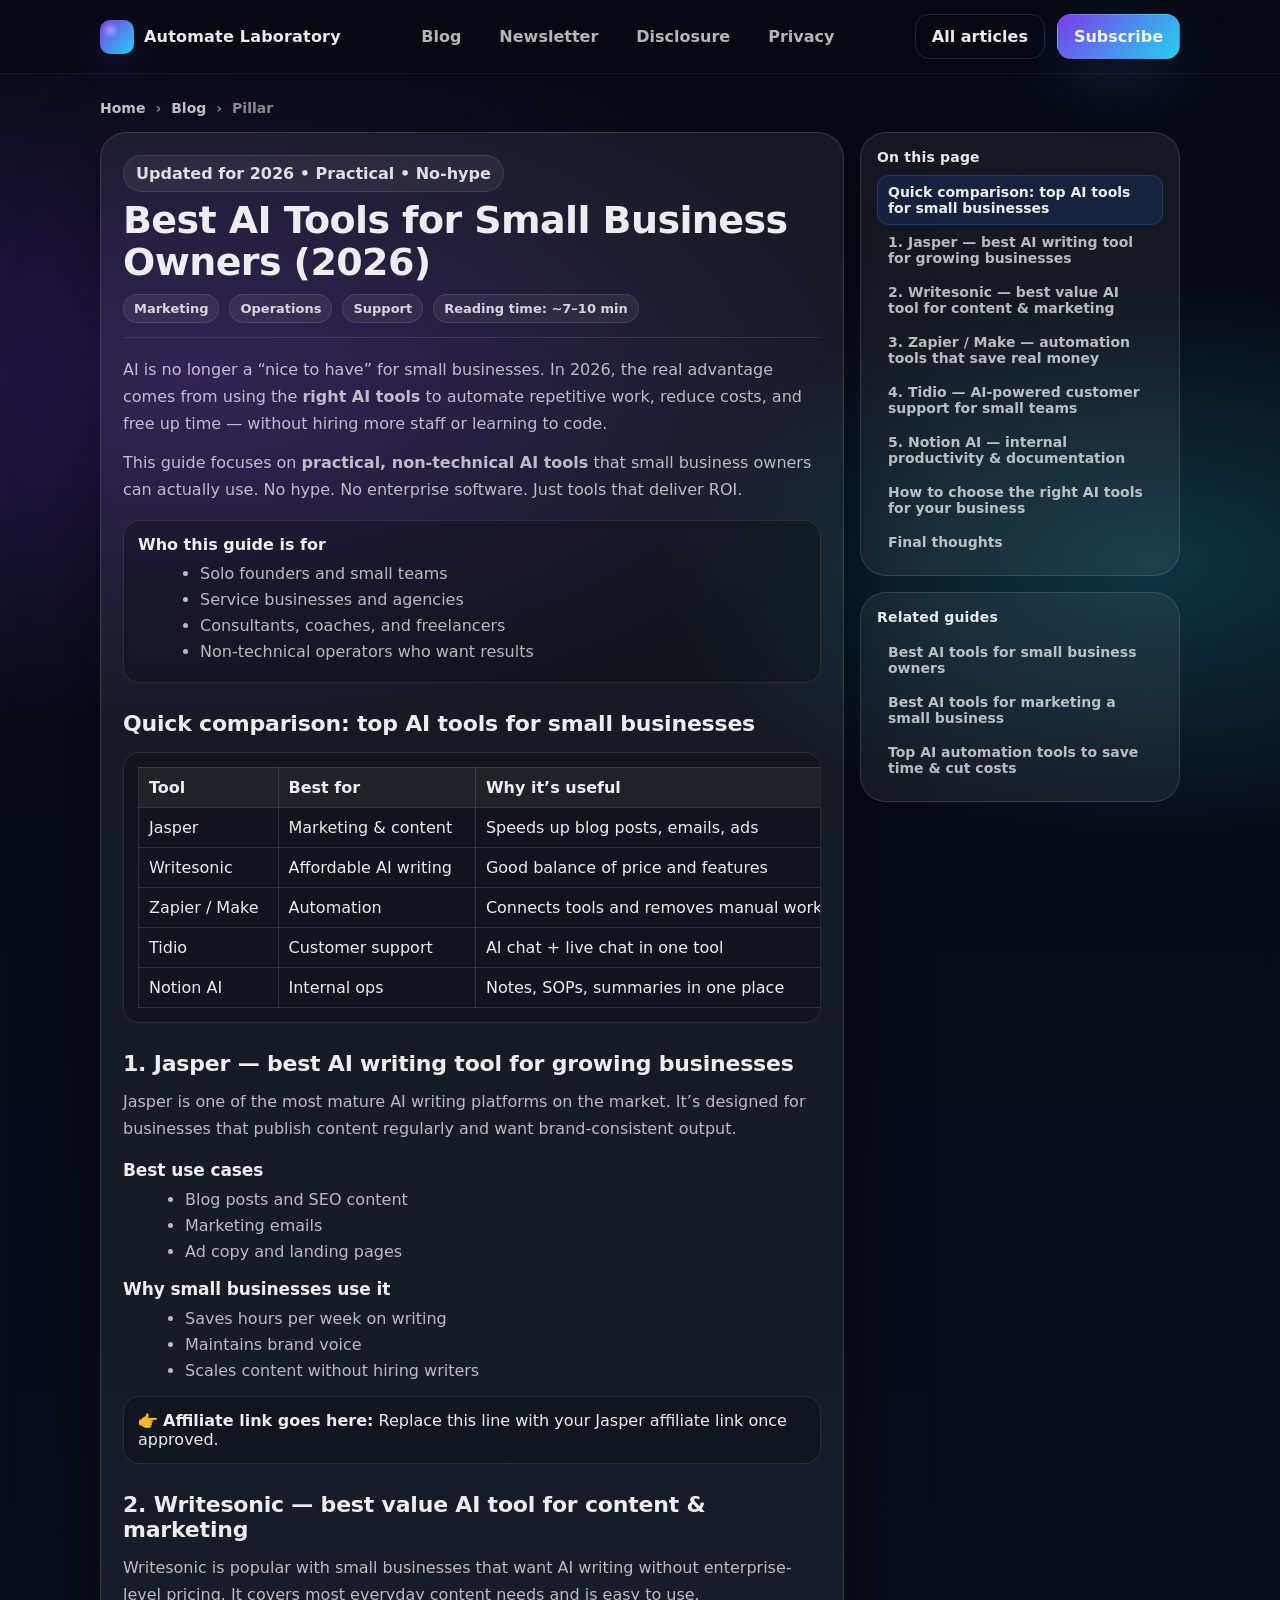
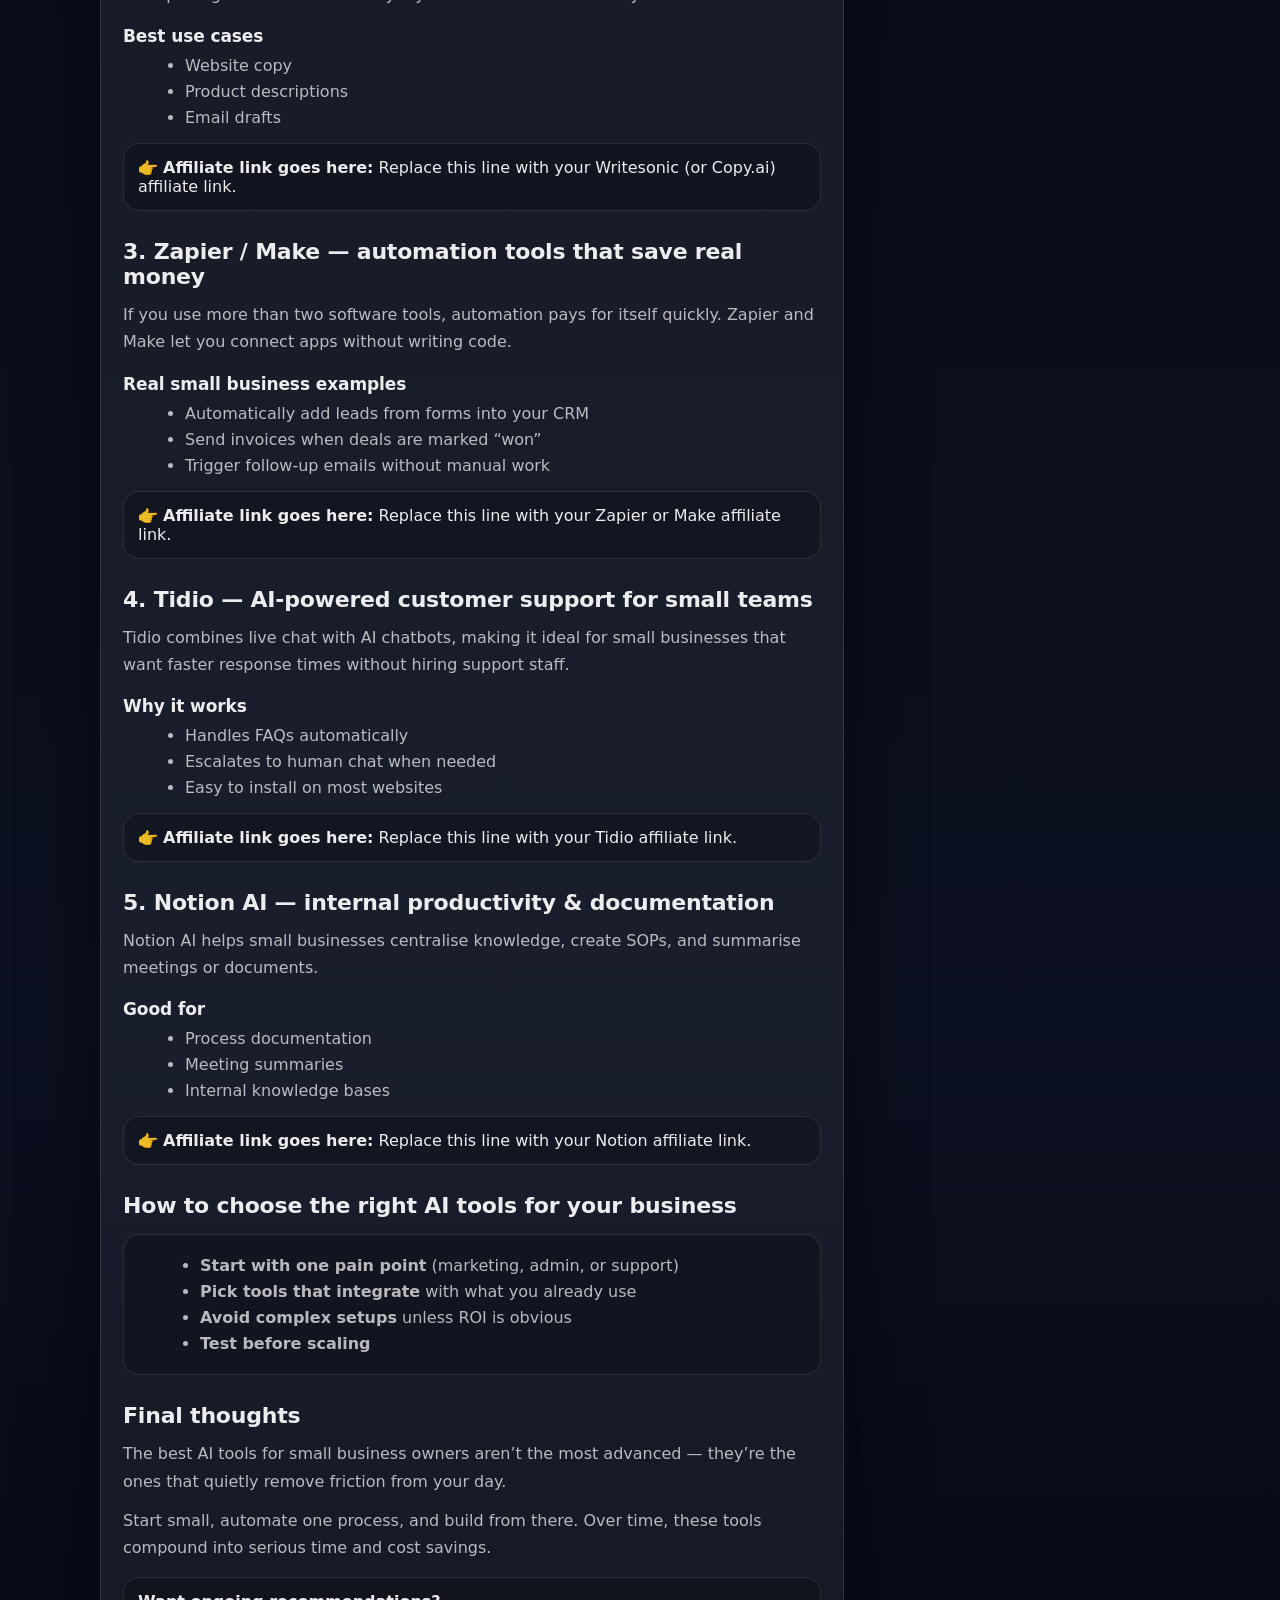
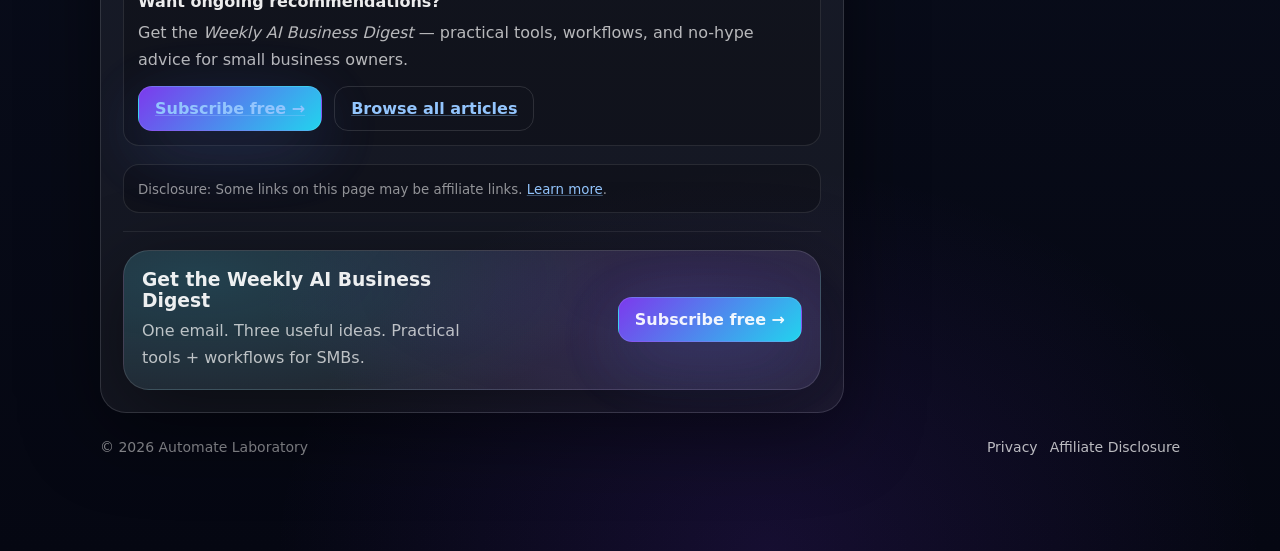
<file: blog/best-ai-tools-small-business.html>
<!doctype html>
<html lang="en">
<head>
  <script async src="https://pagead2.googlesyndication.com/pagead/js/adsbygoogle.js?client=ca-pub-2449174763193052"
     crossorigin="anonymous"></script>
  <!-- Google tag (gtag.js) -->
<script async src="https://www.googletagmanager.com/gtag/js?id=G-NN9Z3TMFKB"></script>
<script>
  window.dataLayer = window.dataLayer || [];
  function gtag(){dataLayer.push(arguments);}
  gtag('js', new Date());

  gtag('config', 'G-NN9Z3TMFKB');
</script>
  <meta charset="utf-8" />
  <meta name="viewport" content="width=device-width,initial-scale=1" />

  <title>Best AI Tools for Small Business Owners (2026) — Automate Laboratory</title>
  <meta name="description" content="A practical, no-hype guide to the best AI tools for small business owners in 2026. Save time, cut costs, and automate marketing, admin, and operations." />
  <meta name="robots" content="index,follow" />

  <link rel="stylesheet" href="/assets/styles.css" />
</head>

<body>
  <header class="nav">
    <div class="container">
      <div class="nav-inner">
        <a class="brand" href="/">
          <span class="logo" aria-hidden="true"></span>
          <span>Automate Laboratory</span>
        </a>

        <nav class="nav-links" aria-label="Primary">
          <a href="/blog/">Blog</a>
          <a href="https://shubhams-newsletter-630bbe.beehiiv.com/" target="_blank" rel="noopener">Newsletter</a>
          <a href="/affiliate-disclosure.html">Disclosure</a>
          <a href="/privacy.html">Privacy</a>
        </nav>

        <div class="row">
          <a class="btn btn-ghost" href="/blog/">All articles</a>
          <a class="btn btn-primary" href="https://shubhams-newsletter-630bbe.beehiiv.com/" target="_blank" rel="noopener">Subscribe</a>

          <button class="btn menu-btn" data-menu-btn aria-expanded="false" aria-label="Open menu">
            Menu
          </button>
        </div>
      </div>

      <div class="mobile-menu" data-mobile-menu>
        <a href="/">Home</a>
        <a href="/blog/">Blog</a>
        <a href="https://shubhams-newsletter-630bbe.beehiiv.com/" target="_blank" rel="noopener">Newsletter</a>
        <a href="/affiliate-disclosure.html">Disclosure</a>
        <a href="/privacy.html">Privacy</a>
        <div class="row">
          <a class="btn btn-ghost" href="/blog/">All articles</a>
          <a class="btn btn-primary" href="https://shubhams-newsletter-630bbe.beehiiv.com/" target="_blank" rel="noopener">Subscribe</a>
        </div>
      </div>
    </div>
  </header>

  <main class="article-shell">
    <div class="container">
      <div class="breadcrumbs">
        <a href="/">Home</a> <span>›</span> <a href="/blog/">Blog</a> <span>›</span> <span>Pillar</span>
      </div>

      <div class="article-grid">
        <!-- Main article -->
        <article class="article-card reveal">
          <header class="article-head">
            <span class="chip">Updated for 2026 • Practical • No-hype</span>
            <h1 class="article-title">Best AI Tools for Small Business Owners (2026)</h1>
            <div class="article-meta">
              <span class="pill">Marketing</span>
              <span class="pill">Operations</span>
              <span class="pill">Support</span>
              <span class="pill">Reading time: ~7–10 min</span>
            </div>
          </header>

          <div class="prose" data-article>
            <p class="muted">
              AI is no longer a “nice to have” for small businesses. In 2026, the real advantage comes from
              using the <strong>right AI tools</strong> to automate repetitive work, reduce costs, and free up time —
              without hiring more staff or learning to code.
            </p>

            <p>
              This guide focuses on <strong>practical, non-technical AI tools</strong> that small business owners
              can actually use. No hype. No enterprise software. Just tools that deliver ROI.
            </p>

            <div class="callout">
              <strong>Who this guide is for</strong>
              <ul style="margin:10px 0 0 22px;">
                <li>Solo founders and small teams</li>
                <li>Service businesses and agencies</li>
                <li>Consultants, coaches, and freelancers</li>
                <li>Non-technical operators who want results</li>
              </ul>
            </div>

            <h2>Quick comparison: top AI tools for small businesses</h2>

            <div class="callout" style="overflow-x:auto;">
              <table style="border-collapse:collapse;width:100%;min-width:720px;">
                <thead>
                  <tr>
                    <th style="border:1px solid rgba(255,255,255,.12);padding:10px;text-align:left;background:rgba(255,255,255,.06);">Tool</th>
                    <th style="border:1px solid rgba(255,255,255,.12);padding:10px;text-align:left;background:rgba(255,255,255,.06);">Best for</th>
                    <th style="border:1px solid rgba(255,255,255,.12);padding:10px;text-align:left;background:rgba(255,255,255,.06);">Why it’s useful</th>
                  </tr>
                </thead>
                <tbody>
                  <tr>
                    <td style="border:1px solid rgba(255,255,255,.12);padding:10px;">Jasper</td>
                    <td style="border:1px solid rgba(255,255,255,.12);padding:10px;">Marketing & content</td>
                    <td style="border:1px solid rgba(255,255,255,.12);padding:10px;">Speeds up blog posts, emails, ads</td>
                  </tr>
                  <tr>
                    <td style="border:1px solid rgba(255,255,255,.12);padding:10px;">Writesonic</td>
                    <td style="border:1px solid rgba(255,255,255,.12);padding:10px;">Affordable AI writing</td>
                    <td style="border:1px solid rgba(255,255,255,.12);padding:10px;">Good balance of price and features</td>
                  </tr>
                  <tr>
                    <td style="border:1px solid rgba(255,255,255,.12);padding:10px;">Zapier / Make</td>
                    <td style="border:1px solid rgba(255,255,255,.12);padding:10px;">Automation</td>
                    <td style="border:1px solid rgba(255,255,255,.12);padding:10px;">Connects tools and removes manual work</td>
                  </tr>
                  <tr>
                    <td style="border:1px solid rgba(255,255,255,.12);padding:10px;">Tidio</td>
                    <td style="border:1px solid rgba(255,255,255,.12);padding:10px;">Customer support</td>
                    <td style="border:1px solid rgba(255,255,255,.12);padding:10px;">AI chat + live chat in one tool</td>
                  </tr>
                  <tr>
                    <td style="border:1px solid rgba(255,255,255,.12);padding:10px;">Notion AI</td>
                    <td style="border:1px solid rgba(255,255,255,.12);padding:10px;">Internal ops</td>
                    <td style="border:1px solid rgba(255,255,255,.12);padding:10px;">Notes, SOPs, summaries in one place</td>
                  </tr>
                </tbody>
              </table>
            </div>

            <h2>1. Jasper — best AI writing tool for growing businesses</h2>

            <p>
              Jasper is one of the most mature AI writing platforms on the market. It’s designed for
              businesses that publish content regularly and want brand-consistent output.
            </p>

            <h3>Best use cases</h3>
            <ul>
              <li>Blog posts and SEO content</li>
              <li>Marketing emails</li>
              <li>Ad copy and landing pages</li>
            </ul>

            <h3>Why small businesses use it</h3>
            <ul>
              <li>Saves hours per week on writing</li>
              <li>Maintains brand voice</li>
              <li>Scales content without hiring writers</li>
            </ul>

            <div class="callout">
              👉 <strong>Affiliate link goes here:</strong> Replace this line with your Jasper affiliate link once approved.
            </div>

            <h2>2. Writesonic — best value AI tool for content & marketing</h2>

            <p>
              Writesonic is popular with small businesses that want AI writing without enterprise-level pricing.
              It covers most everyday content needs and is easy to use.
            </p>

            <h3>Best use cases</h3>
            <ul>
              <li>Website copy</li>
              <li>Product descriptions</li>
              <li>Email drafts</li>
            </ul>

            <div class="callout">
              👉 <strong>Affiliate link goes here:</strong> Replace this line with your Writesonic (or Copy.ai) affiliate link.
            </div>

            <h2>3. Zapier / Make — automation tools that save real money</h2>

            <p>
              If you use more than two software tools, automation pays for itself quickly.
              Zapier and Make let you connect apps without writing code.
            </p>

            <h3>Real small business examples</h3>
            <ul>
              <li>Automatically add leads from forms into your CRM</li>
              <li>Send invoices when deals are marked “won”</li>
              <li>Trigger follow-up emails without manual work</li>
            </ul>

            <div class="callout">
              👉 <strong>Affiliate link goes here:</strong> Replace this line with your Zapier or Make affiliate link.
            </div>

            <h2>4. Tidio — AI-powered customer support for small teams</h2>

            <p>
              Tidio combines live chat with AI chatbots, making it ideal for small businesses
              that want faster response times without hiring support staff.
            </p>

            <h3>Why it works</h3>
            <ul>
              <li>Handles FAQs automatically</li>
              <li>Escalates to human chat when needed</li>
              <li>Easy to install on most websites</li>
            </ul>

            <div class="callout">
              👉 <strong>Affiliate link goes here:</strong> Replace this line with your Tidio affiliate link.
            </div>

            <h2>5. Notion AI — internal productivity & documentation</h2>

            <p>
              Notion AI helps small businesses centralise knowledge, create SOPs,
              and summarise meetings or documents.
            </p>

            <h3>Good for</h3>
            <ul>
              <li>Process documentation</li>
              <li>Meeting summaries</li>
              <li>Internal knowledge bases</li>
            </ul>

            <div class="callout">
              👉 <strong>Affiliate link goes here:</strong> Replace this line with your Notion affiliate link.
            </div>

            <h2>How to choose the right AI tools for your business</h2>

            <div class="callout">
              <ul style="margin:0 0 0 22px;">
                <li><strong>Start with one pain point</strong> (marketing, admin, or support)</li>
                <li><strong>Pick tools that integrate</strong> with what you already use</li>
                <li><strong>Avoid complex setups</strong> unless ROI is obvious</li>
                <li><strong>Test before scaling</strong></li>
              </ul>
            </div>

            <h2>Final thoughts</h2>

            <p>
              The best AI tools for small business owners aren’t the most advanced —
              they’re the ones that quietly remove friction from your day.
            </p>

            <p>
              Start small, automate one process, and build from there.
              Over time, these tools compound into serious time and cost savings.
            </p>

            <div class="callout">
              <strong>Want ongoing recommendations?</strong>
              <p style="margin:8px 0 0;">
                Get the <em>Weekly AI Business Digest</em> — practical tools, workflows,
                and no-hype advice for small business owners.
              </p>
              <div class="row" style="margin-top:12px;">
                <a class="btn btn-primary" href="https://shubhams-newsletter-630bbe.beehiiv.com/" target="_blank" rel="noopener">
                  Subscribe free →
                </a>
                <a class="btn btn-ghost" href="/blog/">Browse all articles</a>
              </div>
            </div>

            <div class="callout" style="margin-top:18px;">
              <small>
                Disclosure: Some links on this page may be affiliate links.
                <a href="/affiliate-disclosure.html">Learn more</a>.
              </small>
            </div>
          </div>

          <div class="hr-soft"></div>

          <div class="cta reveal">
            <div class="split">
              <div>
                <h3>Get the Weekly AI Business Digest</h3>
                <p style="margin:0">One email. Three useful ideas. Practical tools + workflows for SMBs.</p>
              </div>
              <div class="row" style="justify-content:flex-end">
                <a class="btn btn-primary" href="https://shubhams-newsletter-630bbe.beehiiv.com/" target="_blank" rel="noopener">
                  Subscribe free →
                </a>
              </div>
            </div>
          </div>
        </article>

        <!-- Sidebar -->
        <aside class="aside">
          <div class="toc reveal">
            <h4>On this page</h4>
            <div data-toc></div>
          </div>

          <div class="related reveal">
            <div class="toc">
              <h4>Related guides</h4>
              <a href="/blog/best-ai-tools-small-business.html">Best AI tools for small business owners</a>
              <a href="/blog/best-ai-tools-marketing-small-business.html">Best AI tools for marketing a small business</a>
              <a href="/blog/top-ai-automation-tools-small-business.html">Top AI automation tools to save time & cut costs</a>
            </div>
          </div>
        </aside>
      </div>

      <footer class="footer">
        <div class="row">
          <span>© <span data-year></span> Automate Laboratory</span>
          <span class="right"></span>
          <a href="/privacy.html">Privacy</a>
          <a href="/affiliate-disclosure.html">Affiliate Disclosure</a>
        </div>
      </footer>
    </div>
  </main>

  <script src="/assets/main.js" defer></script>
  <script src="/assets/article.js" defer></script>
</body>
</html>
</file>
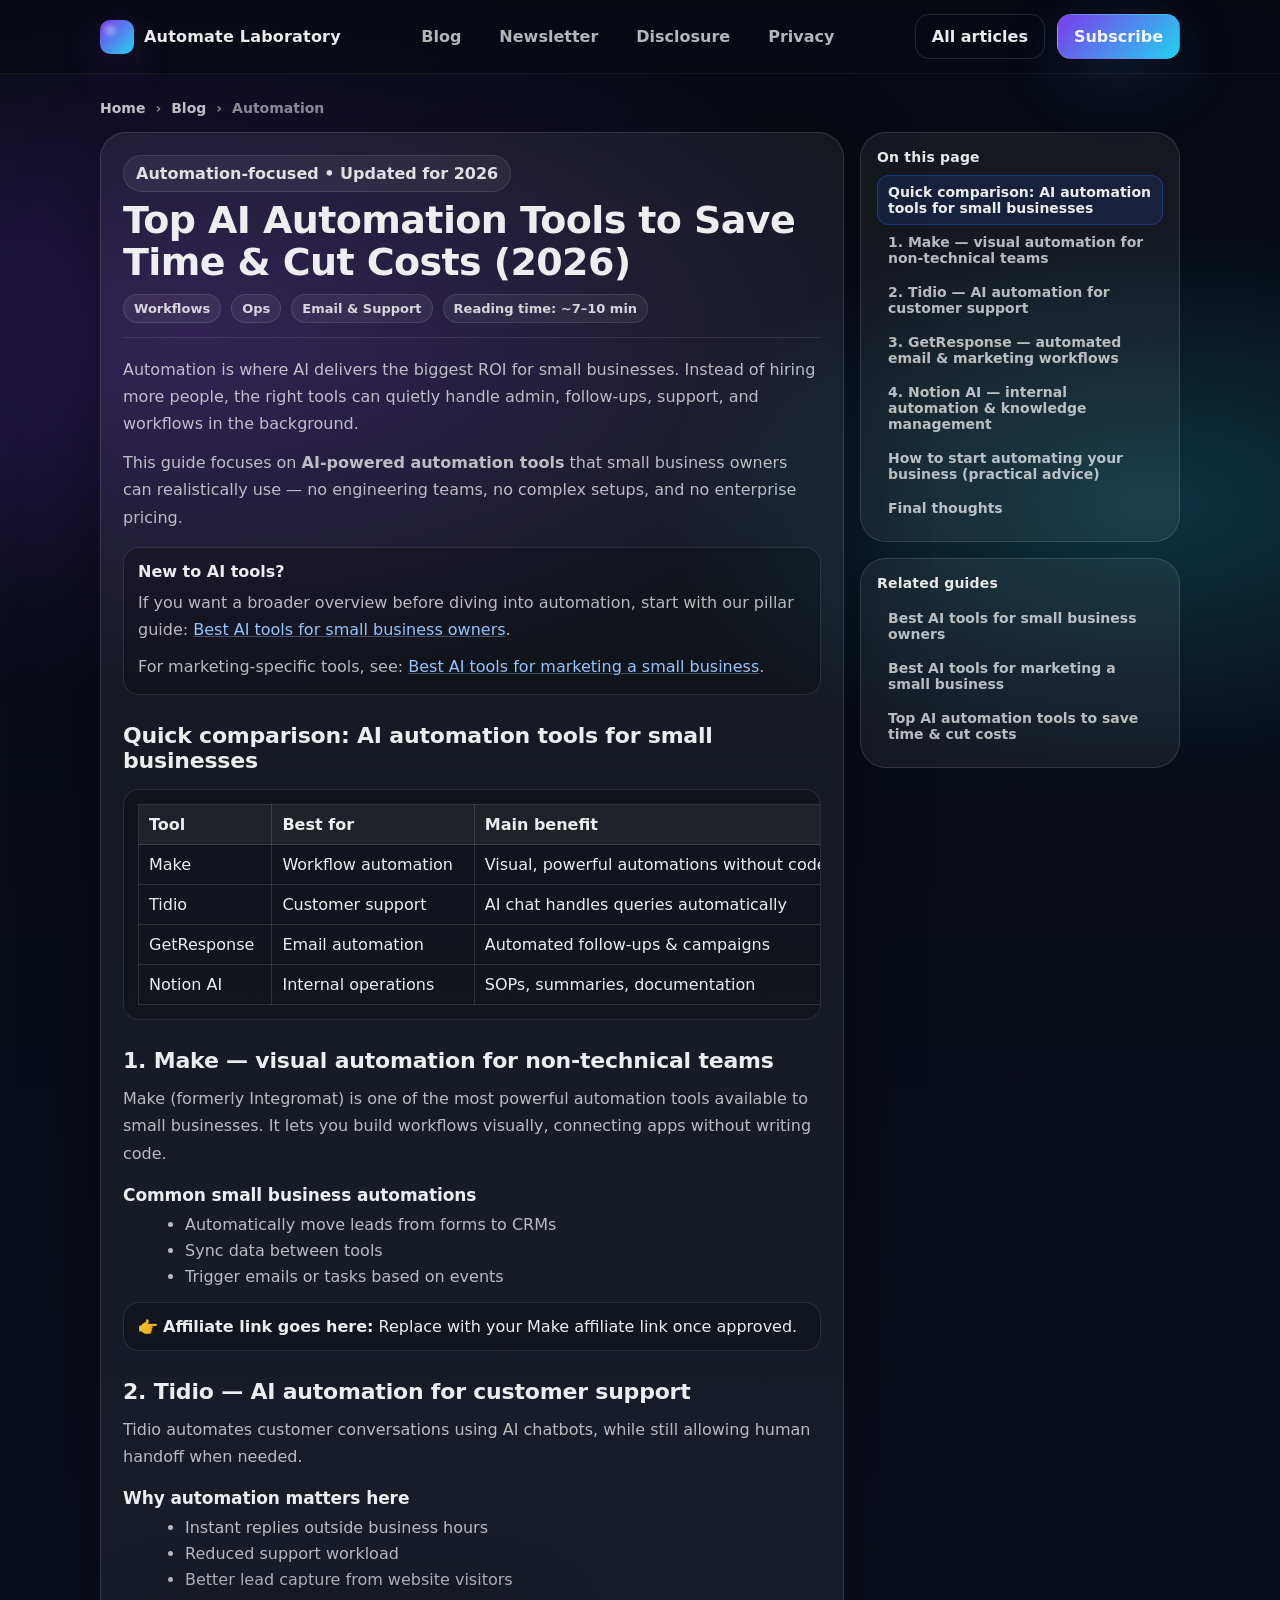
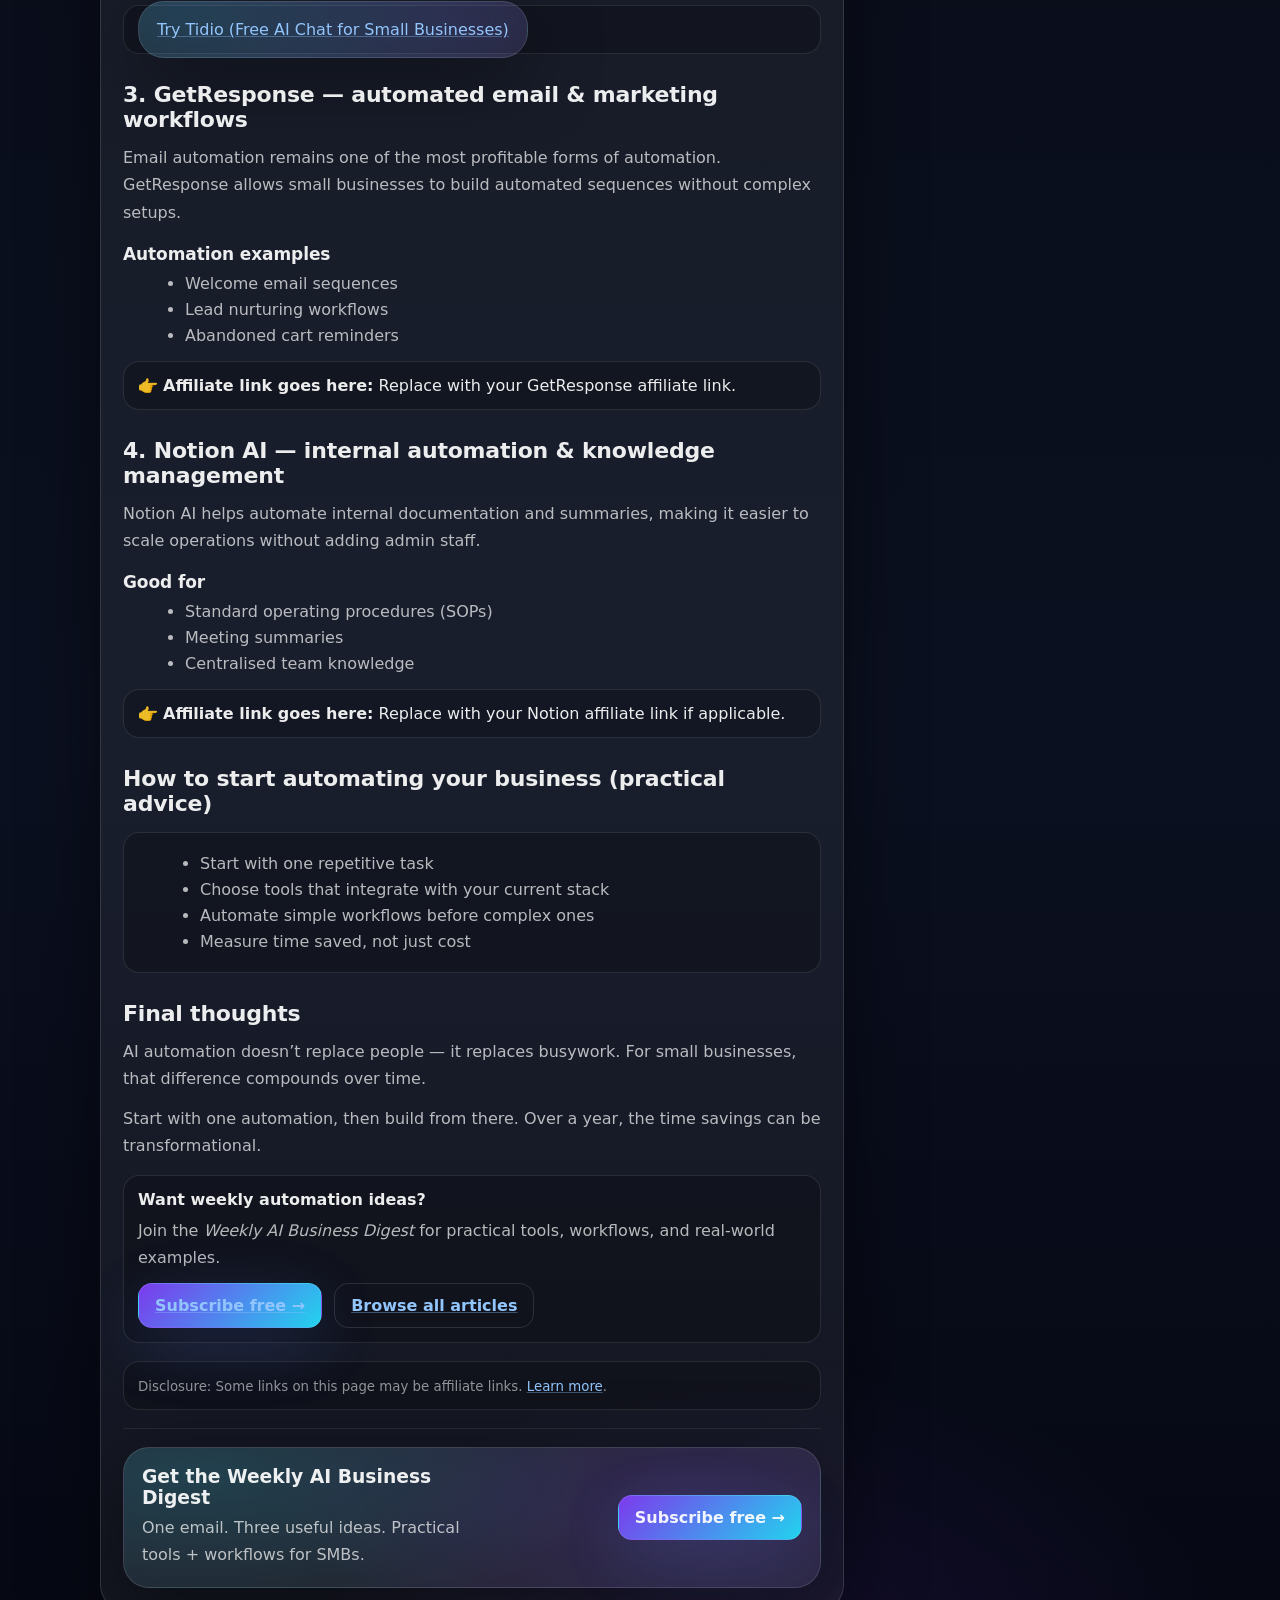
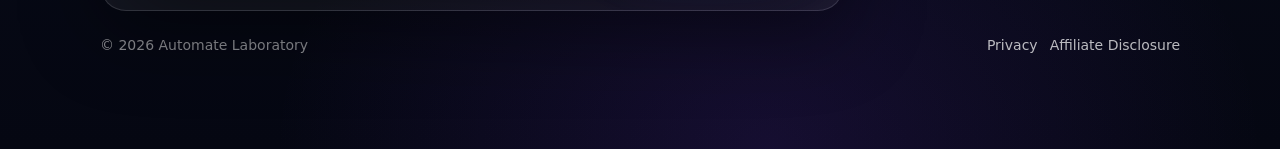
<file: blog/top-ai-automation-tools-small-business.html>
<!doctype html>
<html lang="en">
<head>
  <script async src="https://pagead2.googlesyndication.com/pagead/js/adsbygoogle.js?client=ca-pub-2449174763193052"
     crossorigin="anonymous"></script>
  <!-- Google tag (gtag.js) -->
<script async src="https://www.googletagmanager.com/gtag/js?id=G-NN9Z3TMFKB"></script>
<script>
  window.dataLayer = window.dataLayer || [];
  function gtag(){dataLayer.push(arguments);}
  gtag('js', new Date());

  gtag('config', 'G-NN9Z3TMFKB');
</script>
  <meta charset="utf-8" />
  <meta name="viewport" content="width=device-width,initial-scale=1" />

  <title>Top AI Automation Tools to Save Time & Cut Costs (2026) — Automate Laboratory</title>
  <meta name="description" content="The best AI automation tools for small businesses in 2026. Reduce manual work, cut costs, and streamline operations without hiring more staff." />
  <meta name="robots" content="index,follow" />

  <link rel="stylesheet" href="/assets/styles.css" />
</head>

<body>
  <header class="nav">
    <div class="container">
      <div class="nav-inner">
        <a class="brand" href="/">
          <span class="logo" aria-hidden="true"></span>
          <span>Automate Laboratory</span>
        </a>

        <nav class="nav-links" aria-label="Primary">
          <a href="/blog/">Blog</a>
          <a href="https://shubhams-newsletter-630bbe.beehiiv.com/" target="_blank" rel="noopener">Newsletter</a>
          <a href="/affiliate-disclosure.html">Disclosure</a>
          <a href="/privacy.html">Privacy</a>
        </nav>

        <div class="row">
          <a class="btn btn-ghost" href="/blog/">All articles</a>
          <a class="btn btn-primary" href="https://shubhams-newsletter-630bbe.beehiiv.com/" target="_blank" rel="noopener">Subscribe</a>

          <button class="btn menu-btn" data-menu-btn aria-expanded="false" aria-label="Open menu">
            Menu
          </button>
        </div>
      </div>

      <div class="mobile-menu" data-mobile-menu>
        <a href="/">Home</a>
        <a href="/blog/">Blog</a>
        <a href="https://shubhams-newsletter-630bbe.beehiiv.com/" target="_blank" rel="noopener">Newsletter</a>
        <a href="/affiliate-disclosure.html">Disclosure</a>
        <a href="/privacy.html">Privacy</a>
        <div class="row">
          <a class="btn btn-ghost" href="/blog/">All articles</a>
          <a class="btn btn-primary" href="https://shubhams-newsletter-630bbe.beehiiv.com/" target="_blank" rel="noopener">Subscribe</a>
        </div>
      </div>
    </div>
  </header>

  <main class="article-shell">
    <div class="container">
      <div class="breadcrumbs">
        <a href="/">Home</a> <span>›</span> <a href="/blog/">Blog</a> <span>›</span> <span>Automation</span>
      </div>

      <div class="article-grid">
        <!-- Main article -->
        <article class="article-card reveal">
          <header class="article-head">
            <span class="chip">Automation-focused • Updated for 2026</span>
            <h1 class="article-title">Top AI Automation Tools to Save Time & Cut Costs (2026)</h1>
            <div class="article-meta">
              <span class="pill">Workflows</span>
              <span class="pill">Ops</span>
              <span class="pill">Email & Support</span>
              <span class="pill">Reading time: ~7–10 min</span>
            </div>
          </header>

          <div class="prose" data-article>
            <p class="muted">
              Automation is where AI delivers the biggest ROI for small businesses.
              Instead of hiring more people, the right tools can quietly handle admin,
              follow-ups, support, and workflows in the background.
            </p>

            <p>
              This guide focuses on <strong>AI-powered automation tools</strong> that
              small business owners can realistically use — no engineering teams,
              no complex setups, and no enterprise pricing.
            </p>

            <div class="callout">
              <strong>New to AI tools?</strong>
              <p style="margin:8px 0 0;">
                If you want a broader overview before diving into automation,
                start with our pillar guide:
                <a href="/blog/best-ai-tools-small-business.html">Best AI tools for small business owners</a>.
              </p>
              <p style="margin:10px 0 0;">
                For marketing-specific tools, see:
                <a href="/blog/best-ai-tools-marketing-small-business.html">Best AI tools for marketing a small business</a>.
              </p>
            </div>

            <h2>Quick comparison: AI automation tools for small businesses</h2>

            <div class="callout" style="overflow-x:auto;">
              <table style="border-collapse:collapse;width:100%;min-width:720px;">
                <thead>
                  <tr>
                    <th style="border:1px solid rgba(255,255,255,.12);padding:10px;text-align:left;background:rgba(255,255,255,.06);">Tool</th>
                    <th style="border:1px solid rgba(255,255,255,.12);padding:10px;text-align:left;background:rgba(255,255,255,.06);">Best for</th>
                    <th style="border:1px solid rgba(255,255,255,.12);padding:10px;text-align:left;background:rgba(255,255,255,.06);">Main benefit</th>
                  </tr>
                </thead>
                <tbody>
                  <tr>
                    <td style="border:1px solid rgba(255,255,255,.12);padding:10px;">Make</td>
                    <td style="border:1px solid rgba(255,255,255,.12);padding:10px;">Workflow automation</td>
                    <td style="border:1px solid rgba(255,255,255,.12);padding:10px;">Visual, powerful automations without code</td>
                  </tr>
                  <tr>
                    <td style="border:1px solid rgba(255,255,255,.12);padding:10px;">Tidio</td>
                    <td style="border:1px solid rgba(255,255,255,.12);padding:10px;">Customer support</td>
                    <td style="border:1px solid rgba(255,255,255,.12);padding:10px;">AI chat handles queries automatically</td>
                  </tr>
                  <tr>
                    <td style="border:1px solid rgba(255,255,255,.12);padding:10px;">GetResponse</td>
                    <td style="border:1px solid rgba(255,255,255,.12);padding:10px;">Email automation</td>
                    <td style="border:1px solid rgba(255,255,255,.12);padding:10px;">Automated follow-ups & campaigns</td>
                  </tr>
                  <tr>
                    <td style="border:1px solid rgba(255,255,255,.12);padding:10px;">Notion AI</td>
                    <td style="border:1px solid rgba(255,255,255,.12);padding:10px;">Internal operations</td>
                    <td style="border:1px solid rgba(255,255,255,.12);padding:10px;">SOPs, summaries, documentation</td>
                  </tr>
                </tbody>
              </table>
            </div>

            <h2>1. Make — visual automation for non-technical teams</h2>

            <p>
              Make (formerly Integromat) is one of the most powerful automation tools
              available to small businesses. It lets you build workflows visually,
              connecting apps without writing code.
            </p>

            <h3>Common small business automations</h3>
            <ul>
              <li>Automatically move leads from forms to CRMs</li>
              <li>Sync data between tools</li>
              <li>Trigger emails or tasks based on events</li>
            </ul>

            <div class="callout">
              👉 <strong>Affiliate link goes here:</strong> Replace with your Make affiliate link once approved.
            </div>

            <h2>2. Tidio — AI automation for customer support</h2>

            <p>
              Tidio automates customer conversations using AI chatbots,
              while still allowing human handoff when needed.
            </p>

            <h3>Why automation matters here</h3>
            <ul>
              <li>Instant replies outside business hours</li>
              <li>Reduced support workload</li>
              <li>Better lead capture from website visitors</li>
            </ul>

            <div class="callout">
              <a class="cta" href="https://affiliate.tidio.com/n09ark4is8bm" target="_blank" rel="noopener">
Try Tidio (Free AI Chat for Small Businesses)
</a>

            </div>

            <h2>3. GetResponse — automated email & marketing workflows</h2>

            <p>
              Email automation remains one of the most profitable forms of automation.
              GetResponse allows small businesses to build automated sequences
              without complex setups.
            </p>

            <h3>Automation examples</h3>
            <ul>
              <li>Welcome email sequences</li>
              <li>Lead nurturing workflows</li>
              <li>Abandoned cart reminders</li>
            </ul>

            <div class="callout">
              👉 <strong>Affiliate link goes here:</strong> Replace with your GetResponse affiliate link.
            </div>

            <h2>4. Notion AI — internal automation & knowledge management</h2>

            <p>
              Notion AI helps automate internal documentation and summaries,
              making it easier to scale operations without adding admin staff.
            </p>

            <h3>Good for</h3>
            <ul>
              <li>Standard operating procedures (SOPs)</li>
              <li>Meeting summaries</li>
              <li>Centralised team knowledge</li>
            </ul>

            <div class="callout">
              👉 <strong>Affiliate link goes here:</strong> Replace with your Notion affiliate link if applicable.
            </div>

            <h2>How to start automating your business (practical advice)</h2>

            <div class="callout">
              <ul style="margin:0 0 0 22px;">
                <li>Start with one repetitive task</li>
                <li>Choose tools that integrate with your current stack</li>
                <li>Automate simple workflows before complex ones</li>
                <li>Measure time saved, not just cost</li>
              </ul>
            </div>

            <h2>Final thoughts</h2>

            <p>
              AI automation doesn’t replace people — it replaces busywork.
              For small businesses, that difference compounds over time.
            </p>

            <p>
              Start with one automation, then build from there.
              Over a year, the time savings can be transformational.
            </p>

            <div class="callout">
              <strong>Want weekly automation ideas?</strong>
              <p style="margin:8px 0 0;">
                Join the <em>Weekly AI Business Digest</em> for
                practical tools, workflows, and real-world examples.
              </p>
              <div class="row" style="margin-top:12px;">
                <a class="btn btn-primary" href="https://shubhams-newsletter-630bbe.beehiiv.com/" target="_blank" rel="noopener">
                  Subscribe free →
                </a>
                <a class="btn btn-ghost" href="/blog/">Browse all articles</a>
              </div>
            </div>

            <div class="callout" style="margin-top:18px;">
              <small>
                Disclosure: Some links on this page may be affiliate links.
                <a href="/affiliate-disclosure.html">Learn more</a>.
              </small>
            </div>
          </div>

          <div class="hr-soft"></div>

          <div class="cta reveal">
            <div class="split">
              <div>
                <h3>Get the Weekly AI Business Digest</h3>
                <p style="margin:0">One email. Three useful ideas. Practical tools + workflows for SMBs.</p>
              </div>
              <div class="row" style="justify-content:flex-end">
                <a class="btn btn-primary" href="https://shubhams-newsletter-630bbe.beehiiv.com/" target="_blank" rel="noopener">
                  Subscribe free →
                </a>
              </div>
            </div>
          </div>
        </article>

        <!-- Sidebar -->
        <aside class="aside">
          <div class="toc reveal">
            <h4>On this page</h4>
            <div data-toc></div>
          </div>

          <div class="related reveal">
            <div class="toc">
              <h4>Related guides</h4>
              <a href="/blog/best-ai-tools-small-business.html">Best AI tools for small business owners</a>
              <a href="/blog/best-ai-tools-marketing-small-business.html">Best AI tools for marketing a small business</a>
              <a href="/blog/top-ai-automation-tools-small-business.html">Top AI automation tools to save time & cut costs</a>
            </div>
          </div>
        </aside>
      </div>

      <footer class="footer">
        <div class="row">
          <span>© <span data-year></span> Automate Laboratory</span>
          <span class="right"></span>
          <a href="/privacy.html">Privacy</a>
          <a href="/affiliate-disclosure.html">Affiliate Disclosure</a>
        </div>
      </footer>
    </div>
  </main>

  <script src="/assets/main.js" defer></script>
  <script src="/assets/article.js" defer></script>
</body>
</html>
</file>
<file: assets/styles.css>
/* ============  Automate Laboratory — Premium Static Theme  ============ */

:root{
  --bg: #070A12;
  --bg2:#0B1020;
  --card: rgba(255,255,255,.06);
  --card2: rgba(255,255,255,.08);
  --stroke: rgba(255,255,255,.12);
  --stroke2: rgba(255,255,255,.18);

  --text: rgba(255,255,255,.92);
  --muted: rgba(255,255,255,.70);
  --muted2: rgba(255,255,255,.55);

  --brand: #7C3AED;   /* purple */
  --brand2:#22D3EE;   /* cyan */
  --good:#34D399;

  --shadow: 0 20px 80px rgba(0,0,0,.45);
  --radius: 18px;
  --radius2: 26px;

  --max: 1120px;
}

*{box-sizing:border-box}
html{scroll-behavior:smooth}
body{
  margin:0;
  color:var(--text);
  font-family: ui-sans-serif, system-ui, -apple-system, Segoe UI, Roboto, Helvetica, Arial, "Apple Color Emoji","Segoe UI Emoji";
  background:
    radial-gradient(1200px 600px at 15% 10%, rgba(124,58,237,.25), transparent 60%),
    radial-gradient(900px 500px at 90% 15%, rgba(34,211,238,.20), transparent 55%),
    radial-gradient(900px 700px at 60% 100%, rgba(124,58,237,.14), transparent 55%),
    linear-gradient(180deg, var(--bg), var(--bg2) 70%, #050712);
  overflow-x:hidden;
}

a{color:inherit; text-decoration:none}
p{color:var(--muted); line-height:1.7}
small{color:var(--muted2)}

.container{max-width:var(--max); margin:0 auto; padding:0 20px}

.nav{
  position:sticky; top:0; z-index:50;
  backdrop-filter: blur(10px);
  background: rgba(7,10,18,.65);
  border-bottom: 1px solid rgba(255,255,255,.06);
}
.nav-inner{
  display:flex; align-items:center; justify-content:space-between;
  padding:14px 0;
}
.brand{
  display:flex; align-items:center; gap:10px;
  font-weight:800; letter-spacing:.2px;
}
.logo{
  width:34px; height:34px; border-radius:10px;
  background:
    radial-gradient(14px 14px at 30% 30%, rgba(255,255,255,.35), transparent 60%),
    linear-gradient(135deg, rgba(124,58,237,1), rgba(34,211,238,1));
  box-shadow: 0 12px 40px rgba(124,58,237,.25);
}
.nav-links{display:flex; align-items:center; gap:18px}
.nav-links a{
  color:var(--muted);
  font-weight:600;
  padding:10px 10px;
  border-radius:12px;
  transition: background .2s ease, color .2s ease;
}
.nav-links a:hover{background: rgba(255,255,255,.06); color: var(--text)}

.btn{
  display:inline-flex; align-items:center; justify-content:center;
  gap:10px;
  border-radius: 14px;
  padding: 12px 16px;
  font-weight:800;
  border: 1px solid rgba(255,255,255,.10);
  background: rgba(255,255,255,.06);
  transition: transform .15s ease, background .2s ease, border .2s ease;
}
.btn:hover{transform: translateY(-1px); background: rgba(255,255,255,.10); border-color: rgba(255,255,255,.16)}
.btn:active{transform: translateY(0px)}

.btn-primary{
  background: linear-gradient(135deg, rgba(124,58,237,1), rgba(34,211,238,1));
  border-color: rgba(255,255,255,.10);
  box-shadow: 0 18px 70px rgba(34,211,238,.10), 0 18px 70px rgba(124,58,237,.14);
}
.btn-primary:hover{background: linear-gradient(135deg, rgba(124,58,237,1), rgba(34,211,238,1))}

.btn-ghost{
  background: transparent;
  border: 1px solid rgba(255,255,255,.12);
}
.chip{
  display:inline-flex; align-items:center; gap:8px;
  border-radius: 999px;
  padding:8px 12px;
  font-weight:700;
  color: rgba(255,255,255,.85);
  background: rgba(255,255,255,.06);
  border:1px solid rgba(255,255,255,.10);
}

.hero{
  padding: 60px 0 30px;
}
.hero-grid{
  display:grid;
  grid-template-columns: 1.25fr .75fr;
  gap: 28px;
  align-items:stretch;
}
@media (max-width: 980px){
  .hero-grid{grid-template-columns:1fr; gap:18px}
  .nav-links{display:none}
  .menu-btn{display:inline-flex !important}
}
.menu-btn{display:none}
.mobile-menu{
  display:none;
  border-top:1px solid rgba(255,255,255,.08);
  padding:12px 0 16px;
}
.mobile-menu a{
  display:block;
  padding:10px 12px;
  border-radius:12px;
  color:var(--muted);
  font-weight:650;
}
.mobile-menu a:hover{background: rgba(255,255,255,.06); color:var(--text)}
.mobile-menu .row{display:flex; gap:10px; flex-wrap:wrap; margin-top:10px}

.h-title{
  font-size: 52px;
  line-height:1.05;
  letter-spacing:-.8px;
  margin: 12px 0 14px;
}
@media (max-width: 520px){
  .h-title{font-size: 40px}
}
.sub{
  font-size: 18px;
  max-width: 60ch;
}
.hero-actions{display:flex; gap:12px; flex-wrap:wrap; margin-top:18px}
.hero-note{margin-top:14px; display:flex; gap:10px; flex-wrap:wrap}

.panel{
  border-radius: var(--radius2);
  background: linear-gradient(180deg, rgba(255,255,255,.08), rgba(255,255,255,.04));
  border: 1px solid rgba(255,255,255,.12);
  box-shadow: var(--shadow);
  padding: 18px;
  position:relative;
  overflow:hidden;
}
.panel::before{
  content:"";
  position:absolute; inset:-1px;
  background:
    radial-gradient(500px 180px at 20% 0%, rgba(34,211,238,.16), transparent 60%),
    radial-gradient(500px 180px at 70% 0%, rgba(124,58,237,.14), transparent 60%);
  pointer-events:none;
}
.panel > *{position:relative}

.kpi{
  display:grid;
  grid-template-columns:1fr 1fr;
  gap:12px;
  margin-top:10px;
}
.kpi .box{
  background: rgba(0,0,0,.25);
  border:1px solid rgba(255,255,255,.10);
  border-radius: 16px;
  padding: 12px;
}
.kpi .num{font-size:22px; font-weight:900}
.kpi .label{color: var(--muted2); font-weight:650; font-size:13px}

.section{padding: 28px 0}
.section h2{
  font-size: 26px;
  letter-spacing:-.3px;
  margin:0 0 8px;
}
.section .lead{max-width:75ch}

.grid{
  display:grid;
  grid-template-columns: repeat(12, 1fr);
  gap:14px;
  margin-top:16px;
}
.card{
  grid-column: span 4;
  background: var(--card);
  border: 1px solid var(--stroke);
  border-radius: var(--radius);
  padding: 16px;
  box-shadow: 0 18px 60px rgba(0,0,0,.22);
  transition: transform .18s ease, border .18s ease, background .18s ease;
}
.card:hover{
  transform: translateY(-3px);
  border-color: rgba(255,255,255,.18);
  background: var(--card2);
}
@media (max-width: 980px){ .card{grid-column: span 6} }
@media (max-width: 640px){ .card{grid-column: span 12} }

.card h3{margin:8px 0 6px; font-size:18px}
.meta{display:flex; gap:10px; flex-wrap:wrap; align-items:center; margin-top:8px}
.dot{width:6px; height:6px; border-radius:99px; background: rgba(255,255,255,.25)}
.tag{
  font-size:12px; font-weight:800;
  padding:6px 10px; border-radius:999px;
  border:1px solid rgba(255,255,255,.12);
  background: rgba(255,255,255,.06);
  color: rgba(255,255,255,.86);
}

.split{
  display:grid;
  grid-template-columns: 1fr 1fr;
  gap:14px;
}
@media (max-width: 980px){ .split{grid-template-columns:1fr} }

.cta{
  margin-top:18px;
  border-radius: var(--radius2);
  padding: 18px;
  background:
    radial-gradient(700px 260px at 10% 20%, rgba(34,211,238,.16), transparent 60%),
    radial-gradient(700px 260px at 80% 30%, rgba(124,58,237,.14), transparent 60%),
    rgba(255,255,255,.06);
  border:1px solid rgba(255,255,255,.12);
  box-shadow: var(--shadow);
}
.cta h3{margin:0 0 6px}
.form{
  display:flex; gap:10px; flex-wrap:wrap; margin-top:12px;
}
.input{
  flex: 1 1 280px;
  padding: 12px 14px;
  border-radius: 14px;
  border: 1px solid rgba(255,255,255,.12);
  background: rgba(0,0,0,.25);
  color: var(--text);
  outline:none;
}
.input:focus{border-color: rgba(34,211,238,.40)}
.hr{height:1px;background:rgba(255,255,255,.08); margin:22px 0}

.footer{
  padding: 26px 0 40px;
  color: var(--muted2);
  font-size: 14px;
}
.footer a{color: rgba(255,255,255,.72)}
.footer a:hover{color: rgba(255,255,255,.92)}

/* reveal animations */
.reveal{
  opacity:0;
  transform: translateY(12px);
  transition: opacity .6s ease, transform .6s ease;
}
.reveal.in{
  opacity:1;
  transform: translateY(0);
}

/* small utilities */
.row{display:flex; gap:12px; flex-wrap:wrap; align-items:center}
.right{margin-left:auto}
/* ====================== Article layout ====================== */

.article-shell{
  padding: 26px 0 56px;
}
.breadcrumbs{
  color: var(--muted2);
  font-weight: 650;
  font-size: 14px;
  display:flex; gap:10px; flex-wrap:wrap; align-items:center;
}
.breadcrumbs a{color: rgba(255,255,255,.78)}
.breadcrumbs a:hover{color: rgba(255,255,255,.95)}

.article-grid{
  margin-top: 16px;
  display:grid;
  grid-template-columns: 1fr 320px;
  gap: 16px;
  align-items:start;
}
@media (max-width: 980px){
  .article-grid{grid-template-columns:1fr}
}

.article-card{
  background: rgba(255,255,255,.06);
  border: 1px solid rgba(255,255,255,.12);
  border-radius: var(--radius2);
  padding: 22px;
  box-shadow: var(--shadow);
  overflow:hidden;
}
.article-head{
  padding-bottom: 14px;
  border-bottom: 1px solid rgba(255,255,255,.10);
  margin-bottom: 18px;
}
.article-title{
  font-size: 38px;
  line-height: 1.10;
  letter-spacing: -.6px;
  margin: 8px 0 10px;
}
@media (max-width: 520px){
  .article-title{font-size: 30px}
}
.article-meta{
  display:flex; gap:10px; flex-wrap:wrap; align-items:center;
  color: var(--muted2);
  font-weight: 650;
  font-size: 13px;
}
.article-meta .pill{
  padding: 6px 10px;
  border-radius: 999px;
  background: rgba(255,255,255,.06);
  border: 1px solid rgba(255,255,255,.10);
  color: rgba(255,255,255,.80);
}

.prose{
  max-width: 75ch;
}
.prose p{margin: 12px 0}
.prose h2{
  margin: 28px 0 10px;
  font-size: 22px;
  letter-spacing: -.2px;
}
.prose h3{
  margin: 18px 0 8px;
  font-size: 17px;
  letter-spacing: -.1px;
  color: rgba(255,255,255,.92);
}
.prose ul{margin: 10px 0 10px 22px}
.prose li{margin: 7px 0; color: var(--muted)}
.prose a{color: #93c5fd; text-decoration: underline; text-decoration-color: rgba(147,197,253,.35)}
.prose a:hover{text-decoration-color: rgba(147,197,253,.75)}

.callout{
  margin: 16px 0;
  padding: 14px 14px;
  border-radius: 16px;
  background: rgba(0,0,0,.22);
  border: 1px solid rgba(255,255,255,.10);
}

.aside{
  position: sticky;
  top: 88px;
}
@media (max-width: 980px){
  .aside{position:relative; top:auto}
}
.toc{
  background: rgba(255,255,255,.06);
  border: 1px solid rgba(255,255,255,.12);
  border-radius: var(--radius2);
  padding: 16px;
}
.toc h4{margin:0 0 10px; font-size:14px; color: rgba(255,255,255,.90); letter-spacing:.2px}
.toc a{
  display:block;
  padding: 8px 10px;
  border-radius: 12px;
  color: var(--muted);
  font-weight: 650;
  font-size: 14px;
  border: 1px solid transparent;
}
.toc a:hover{background: rgba(255,255,255,.06); color: var(--text)}
.toc a.active{background: rgba(37,99,235,.14); border-color: rgba(37,99,235,.35); color: rgba(255,255,255,.92)}

.related{
  margin-top: 16px;
}

.hr-soft{
  height:1px;
  background: rgba(255,255,255,.08);
  margin: 18px 0;
}
</file>
